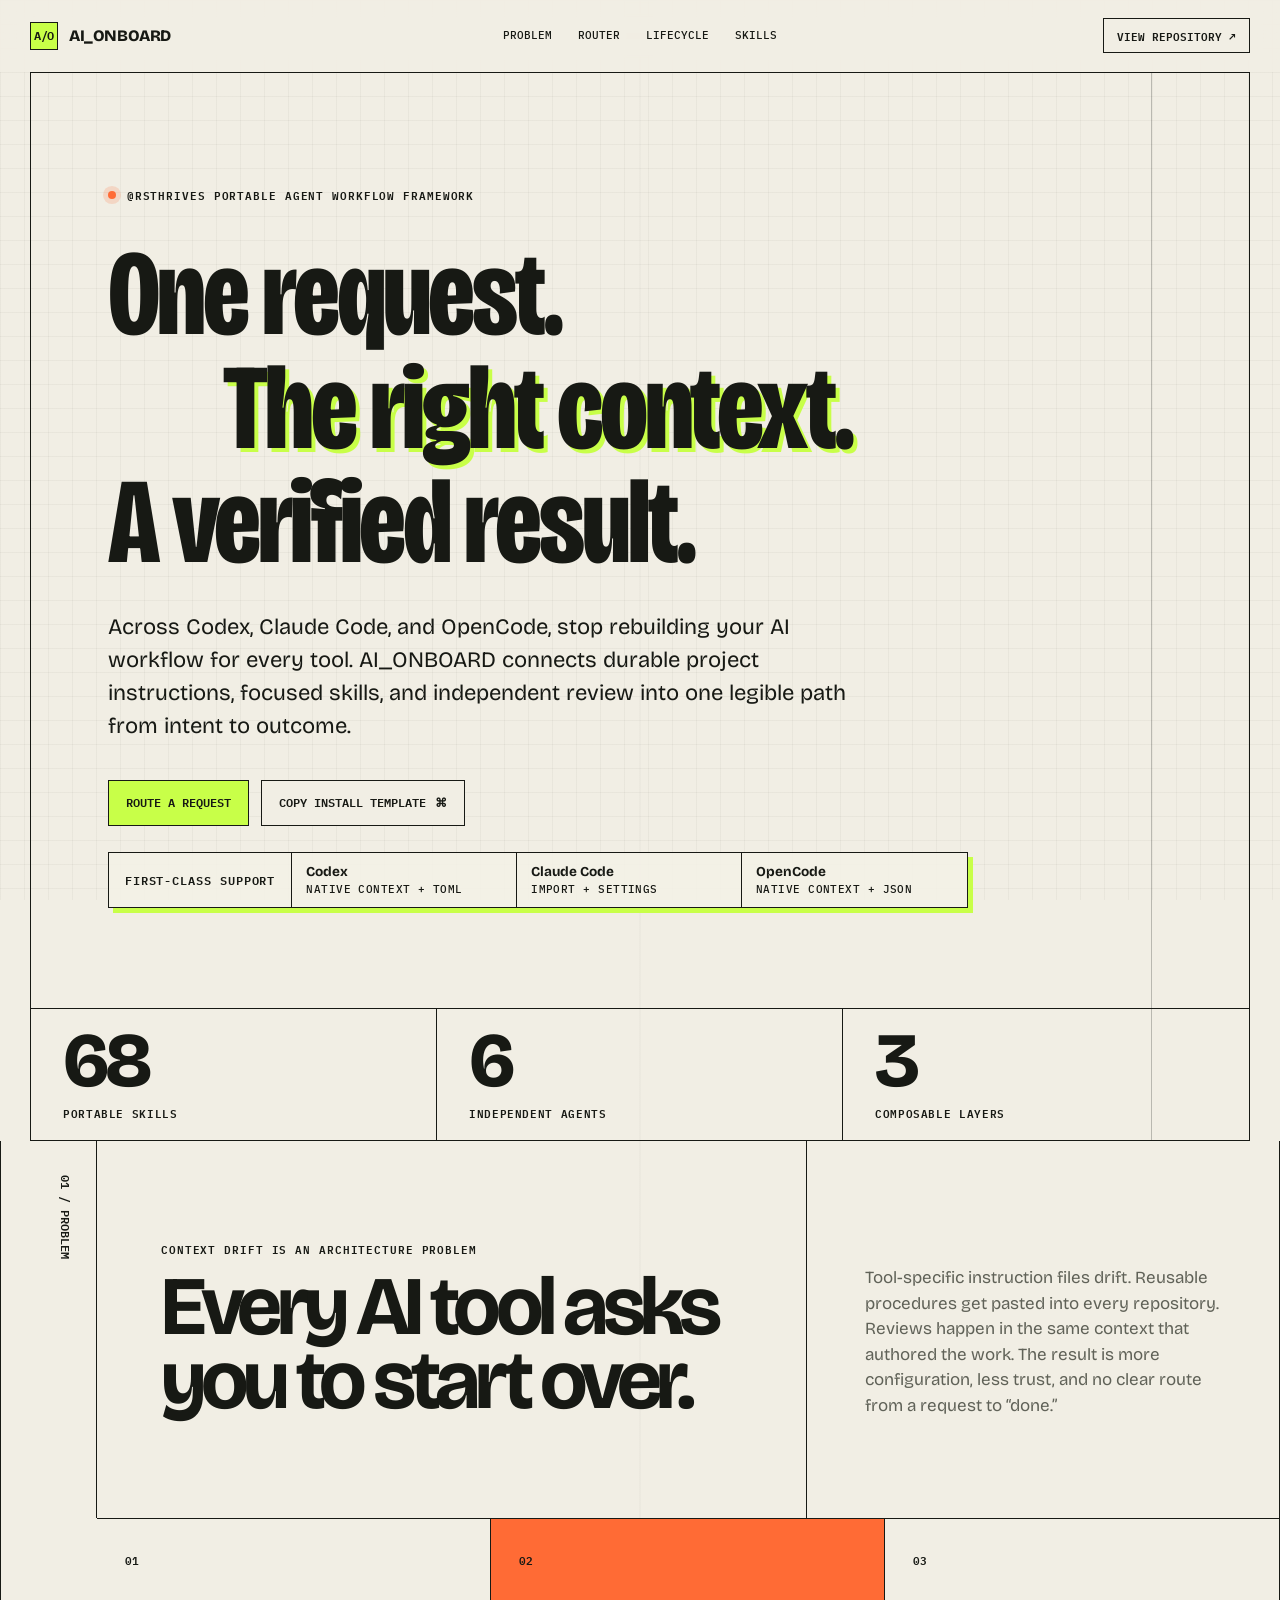
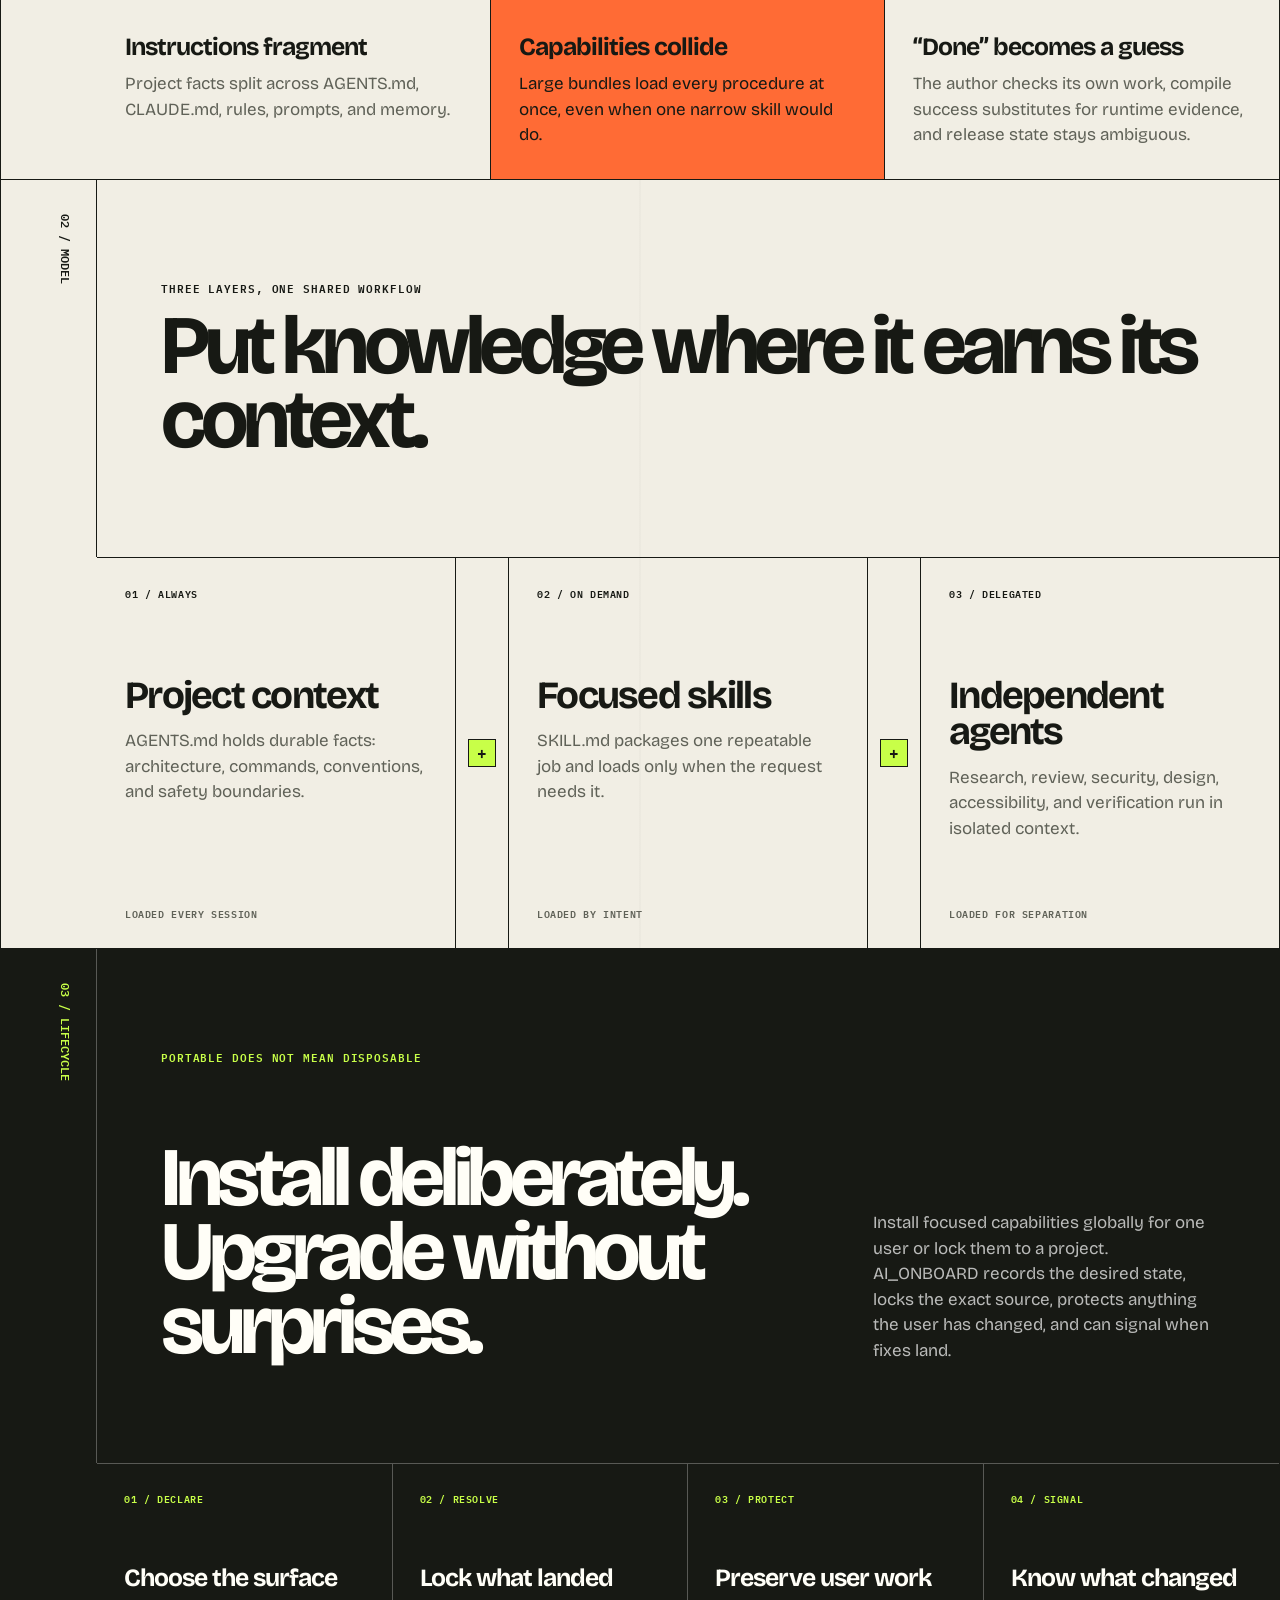
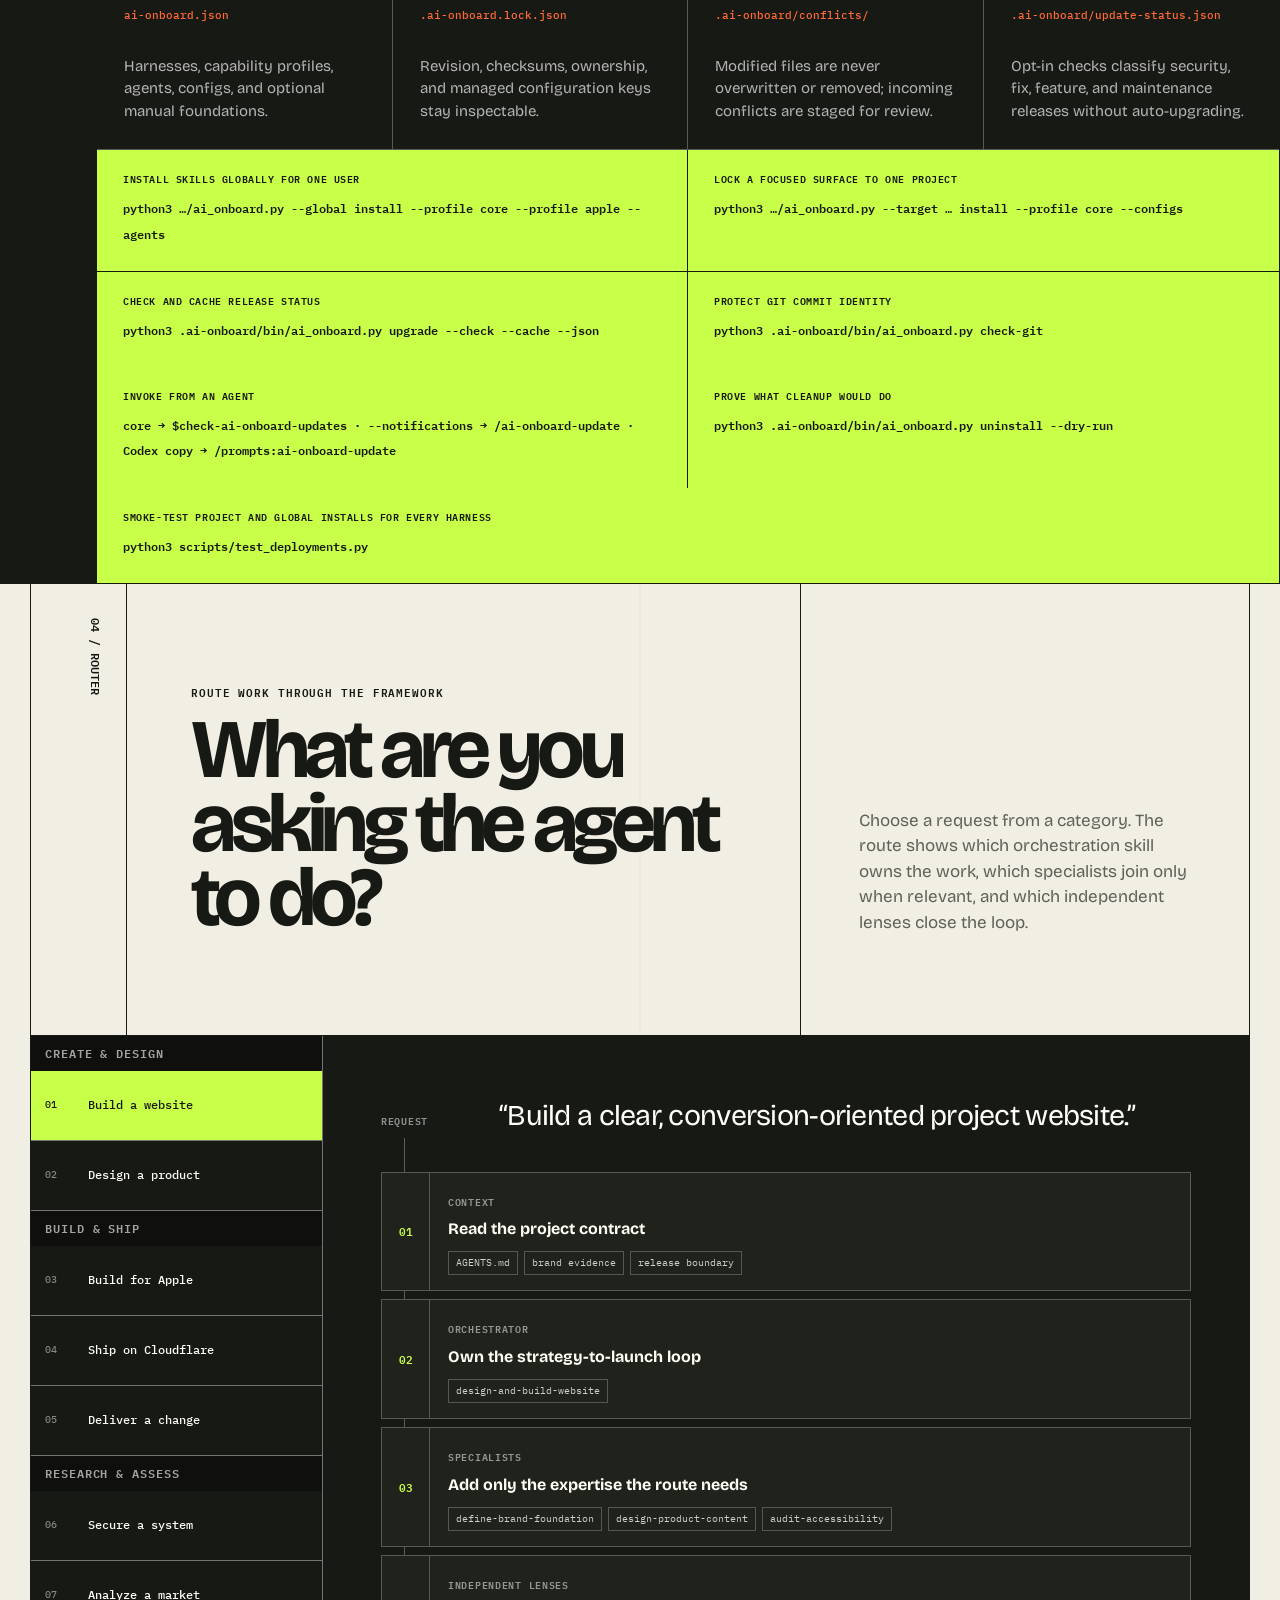
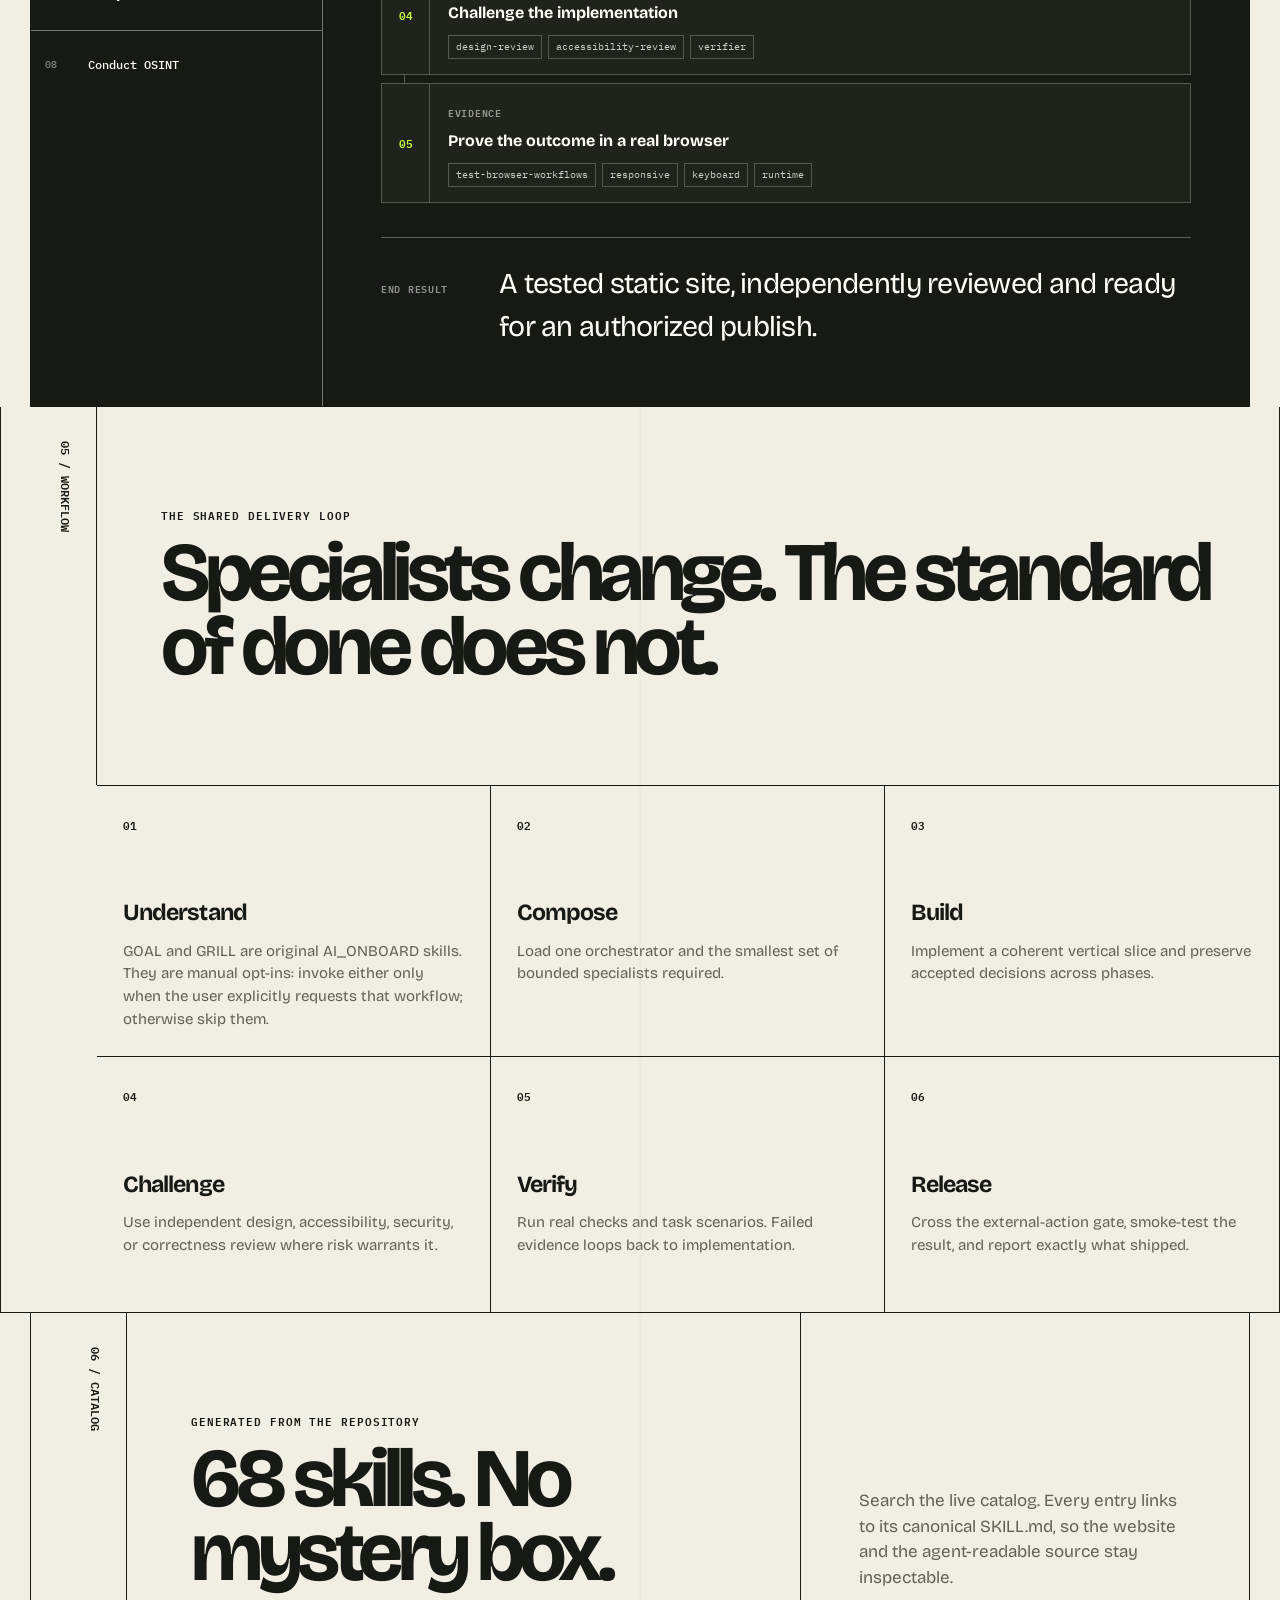
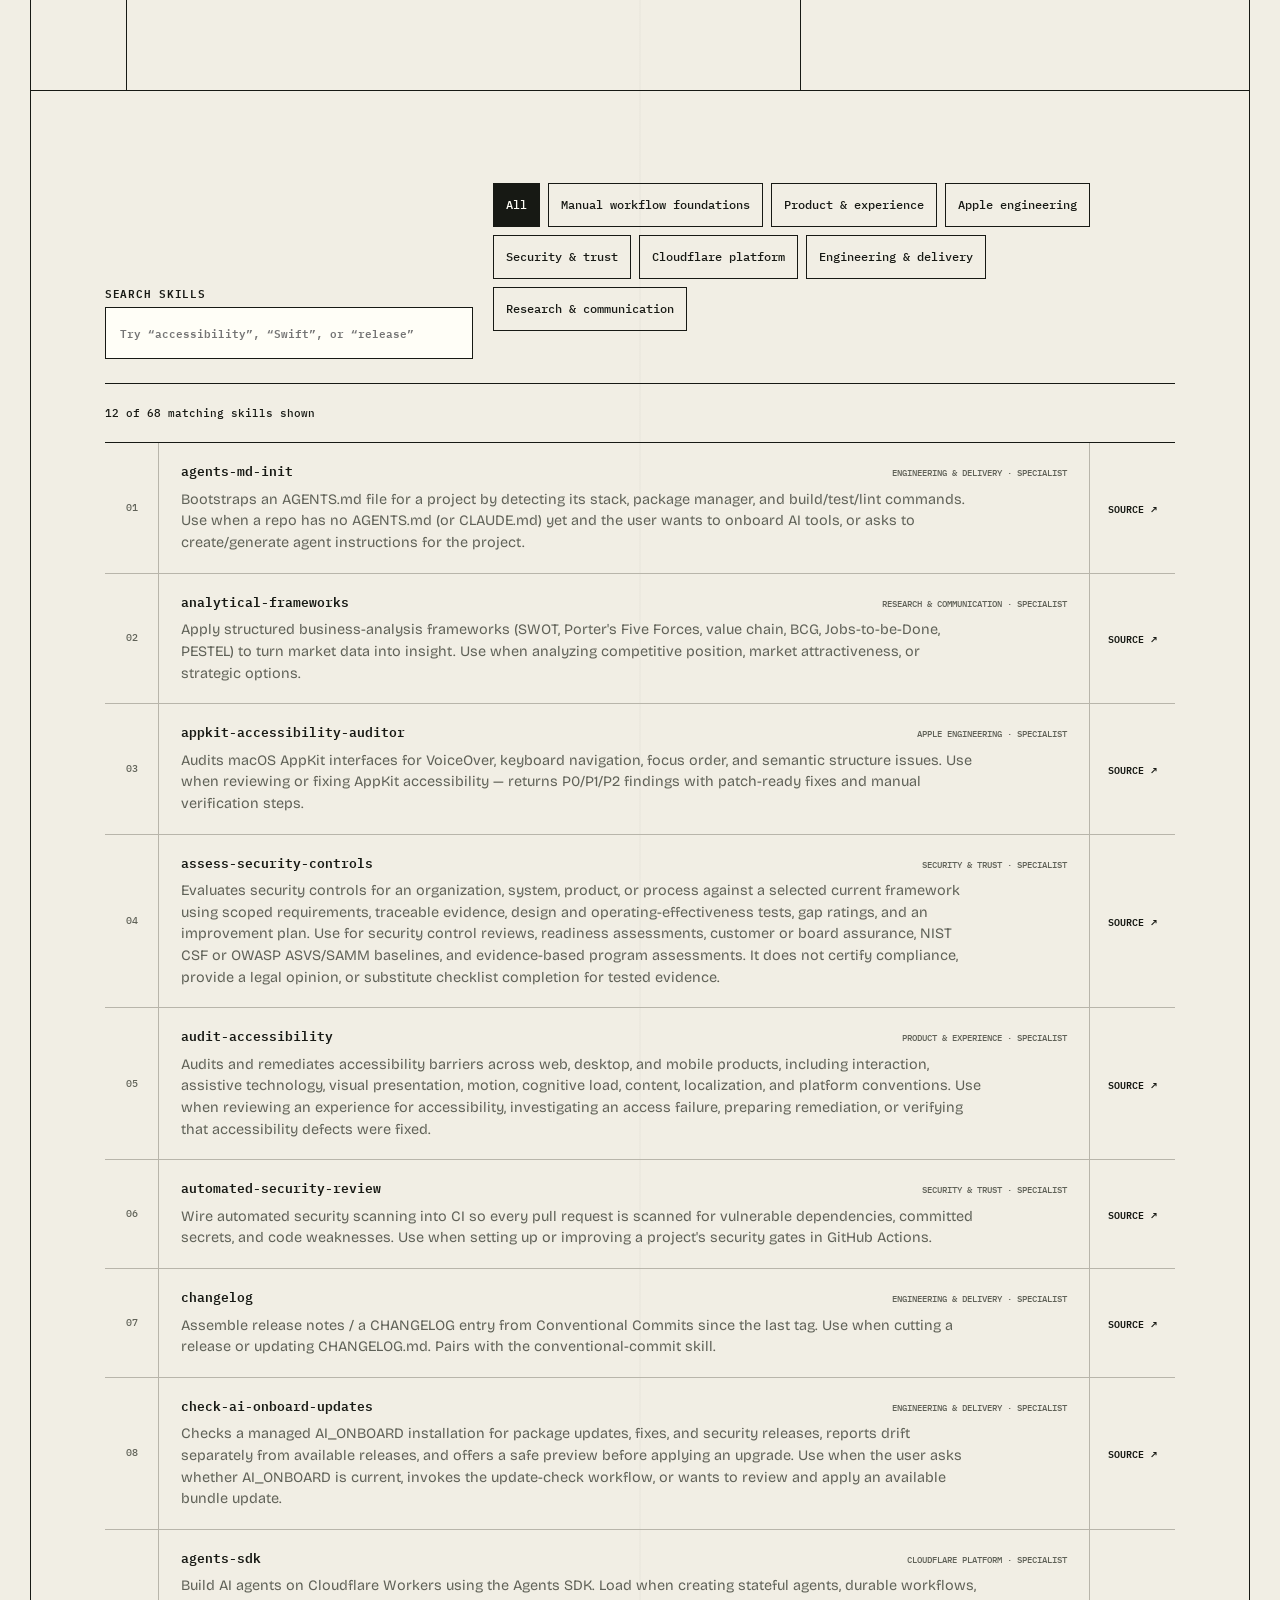
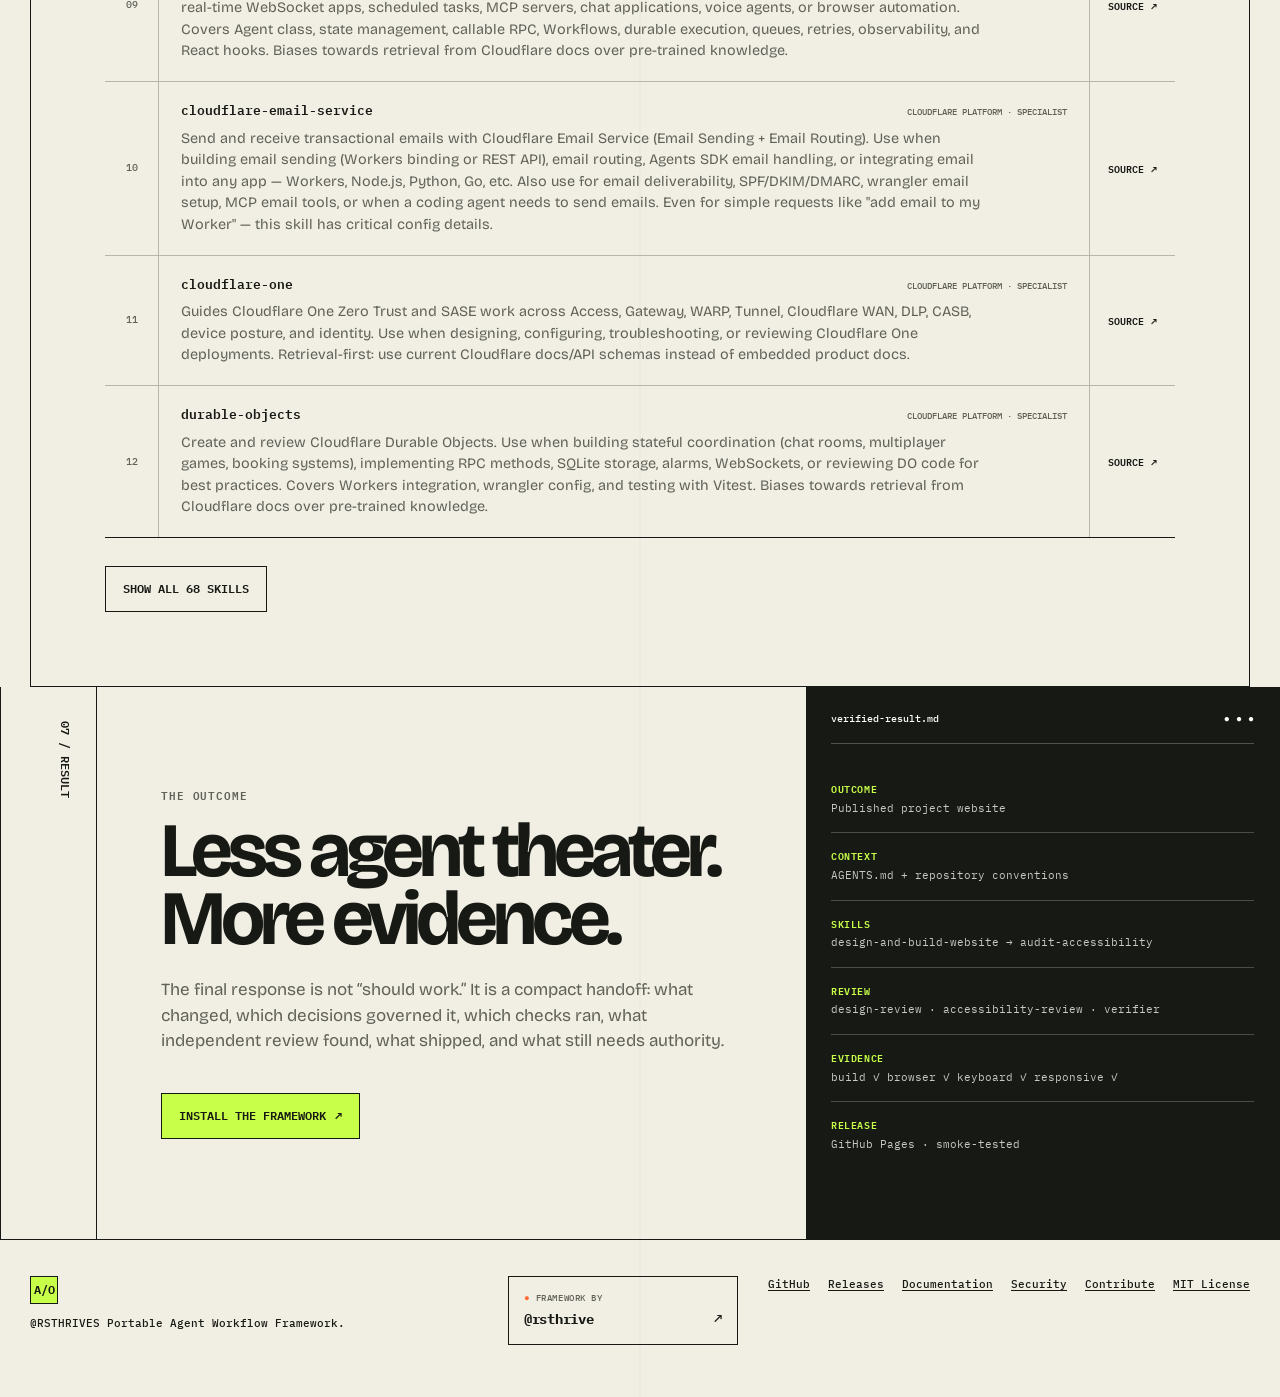
<file: site/index.html>
<!doctype html>
<html lang="en">
  <head>
    <meta charset="utf-8">
    <meta name="viewport" content="width=device-width, initial-scale=1">
    <meta name="theme-color" content="#171914">
    <meta
      name="description"
      content="@RSTHRIVES Portable Agent Workflow Framework connects Codex, Claude Code, and OpenCode to one project context, focused skills, independent review, and verified outcomes."
    >
    <meta property="og:title" content="@RSTHRIVES Portable Agent Workflow Framework">
    <meta
      property="og:description"
      content="Explore how project instructions, portable skills, and independent subagents turn an AI request into a verified result."
    >
    <meta property="og:type" content="website">
    <meta property="og:url" content="https://k95m65.github.io/AI_ONBOARD/">
    <meta property="og:image" content="https://k95m65.github.io/AI_ONBOARD/preview.png">
    <meta property="og:image:width" content="1200">
    <meta property="og:image:height" content="630">
    <meta name="twitter:card" content="summary_large_image">
    <meta name="twitter:creator" content="@rsthrive">
    <link rel="canonical" href="https://k95m65.github.io/AI_ONBOARD/">
    <link rel="icon" href="favicon.svg" type="image/svg+xml">
    <link rel="preconnect" href="https://fonts.googleapis.com">
    <link rel="preconnect" href="https://fonts.gstatic.com" crossorigin>
    <link
      href="https://fonts.googleapis.com/css2?family=Bricolage+Grotesque:opsz,wdth,wght@12..96,75..100,400..800&family=IBM+Plex+Mono:wght@400;500;600&display=swap"
      rel="stylesheet"
    >
    <link rel="stylesheet" href="styles.css?v=20260718-9">
    <script src="app.js?v=20260718-9" defer></script>
    <title>@RSTHRIVES Portable Agent Workflow Framework — AI_ONBOARD</title>
  </head>
  <body>
    <a class="skip-link" href="#main">Skip to content</a>

    <header class="site-header" data-header>
      <a class="wordmark" href="#top" aria-label="AI_ONBOARD home">
        <span class="wordmark-mark" aria-hidden="true">A/O</span>
        <span>AI_ONBOARD</span>
      </a>
      <nav aria-label="Primary navigation">
        <a href="#problem">Problem</a>
        <a href="#router">Router</a>
        <a href="#lifecycle">Lifecycle</a>
        <a href="#catalog">Skills</a>
      </nav>
      <a
        class="header-action"
        href="https://github.com/K95M65/AI_ONBOARD"
        data-repo-link
      >View repository <span aria-hidden="true">↗</span></a>
    </header>

    <main id="main">
      <section class="hero" id="top" aria-labelledby="hero-title">
        <div class="hero-grid" aria-hidden="true"></div>
        <div class="hero-kicker">
          <span class="status-light"></span>
          @RSTHRIVES Portable Agent Workflow Framework
        </div>
        <h1 id="hero-title">
          <span class="hero-line">One request.</span>
          <span class="hero-line hero-line-accent">The right context.</span>
          <span class="hero-line">A verified result.</span>
        </h1>
        <p class="hero-lede">
          Across Codex, Claude Code, and OpenCode, stop rebuilding your AI workflow for every tool.
          AI_ONBOARD connects durable project instructions, focused skills, and independent review into one
          legible path from intent to outcome.
        </p>
        <div class="hero-actions">
          <a class="button button-primary" href="#router">Route a request</a>
          <button class="button button-secondary copy-button" type="button" data-copy-command>
            <span>Copy install template</span>
            <span aria-hidden="true">⌘</span>
          </button>
        </div>
        <section class="harness-support" aria-labelledby="harness-support-title">
          <h2 class="harness-support-label" id="harness-support-title">First-class support</h2>
          <ul>
            <li><strong translate="no">Codex</strong><span>native context + TOML</span></li>
            <li><strong translate="no">Claude Code</strong><span>import + settings</span></li>
            <li><strong translate="no">OpenCode</strong><span>native context + JSON</span></li>
          </ul>
        </section>
        <dl class="system-counts" aria-label="Repository inventory">
          <div>
            <dt data-count="skills">68</dt>
            <dd>portable skills</dd>
          </div>
          <div>
            <dt data-count="agents">6</dt>
            <dd>independent agents</dd>
          </div>
          <div>
            <dt data-count="mechanisms">3</dt>
            <dd>composable layers</dd>
          </div>
        </dl>
      </section>

      <section class="problem-section section-shell" id="problem" aria-labelledby="problem-title">
        <div class="section-index" aria-hidden="true">01 / PROBLEM</div>
        <div class="problem-heading">
          <p class="eyebrow">Context drift is an architecture problem</p>
          <h2 id="problem-title">Every AI tool asks you to start over.</h2>
        </div>
        <div class="problem-copy">
          <p>
            Tool-specific instruction files drift. Reusable procedures get pasted into every repository.
            Reviews happen in the same context that authored the work. The result is more configuration,
            less trust, and no clear route from a request to “done.”
          </p>
        </div>
        <ol class="failure-sequence">
          <li>
            <span class="failure-number">01</span>
            <div>
              <h3>Instructions fragment</h3>
              <p>Project facts split across AGENTS.md, CLAUDE.md, rules, prompts, and memory.</p>
            </div>
          </li>
          <li>
            <span class="failure-number">02</span>
            <div>
              <h3>Capabilities collide</h3>
              <p>Large bundles load every procedure at once, even when one narrow skill would do.</p>
            </div>
          </li>
          <li>
            <span class="failure-number">03</span>
            <div>
              <h3>“Done” becomes a guess</h3>
              <p>The author checks its own work, compile success substitutes for runtime evidence, and release state stays ambiguous.</p>
            </div>
          </li>
        </ol>
      </section>

      <section class="mechanism-section section-shell" aria-labelledby="mechanism-title">
        <div class="section-index" aria-hidden="true">02 / MODEL</div>
        <div class="mechanism-heading">
          <p class="eyebrow">Three layers, one shared workflow</p>
          <h2 id="mechanism-title">Put knowledge where it earns its context.</h2>
        </div>
        <div class="mechanism-diagram">
          <article class="mechanism mechanism-context">
            <span class="mechanism-code">01 / ALWAYS</span>
            <h3>Project context</h3>
            <p>AGENTS.md holds durable facts: architecture, commands, conventions, and safety boundaries.</p>
            <span class="mechanism-load">Loaded every session</span>
          </article>
          <div class="mechanism-connector" aria-hidden="true"><span>+</span></div>
          <article class="mechanism mechanism-skill">
            <span class="mechanism-code">02 / ON DEMAND</span>
            <h3>Focused skills</h3>
            <p>SKILL.md packages one repeatable job and loads only when the request needs it.</p>
            <span class="mechanism-load">Loaded by intent</span>
          </article>
          <div class="mechanism-connector" aria-hidden="true"><span>+</span></div>
          <article class="mechanism mechanism-agent">
            <span class="mechanism-code">03 / DELEGATED</span>
            <h3>Independent agents</h3>
            <p>Research, review, security, design, accessibility, and verification run in isolated context.</p>
            <span class="mechanism-load">Loaded for separation</span>
          </article>
        </div>
      </section>

      <section class="lifecycle-section section-shell" id="lifecycle" aria-labelledby="lifecycle-title">
        <div class="section-index" aria-hidden="true">03 / LIFECYCLE</div>
        <div class="lifecycle-heading">
          <p class="eyebrow">Portable does not mean disposable</p>
          <h2 id="lifecycle-title">Install deliberately.<br> Upgrade without surprises.</h2>
          <p>
            Install focused capabilities globally for one user or lock them to a project. AI_ONBOARD
            records the desired state, locks the exact source, protects anything the user has changed, and
            can signal when fixes land.
          </p>
        </div>
        <ol class="lifecycle-model">
          <li>
            <span>01 / DECLARE</span>
            <h3>Choose the surface</h3>
            <code>ai-onboard.json</code>
            <p>Harnesses, capability profiles, agents, configs, and optional manual foundations.</p>
          </li>
          <li>
            <span>02 / RESOLVE</span>
            <h3>Lock what landed</h3>
            <code>.ai-onboard.lock.json</code>
            <p>Revision, checksums, ownership, and managed configuration keys stay inspectable.</p>
          </li>
          <li>
            <span>03 / PROTECT</span>
            <h3>Preserve user work</h3>
            <code>.ai-onboard/conflicts/</code>
            <p>Modified files are never overwritten or removed; incoming conflicts are staged for review.</p>
          </li>
          <li>
            <span>04 / SIGNAL</span>
            <h3>Know what changed</h3>
            <code>.ai-onboard/update-status.json</code>
            <p>Opt-in checks classify security, fix, feature, and maintenance releases without auto-upgrading.</p>
          </li>
        </ol>
        <section class="lifecycle-console" aria-labelledby="lifecycle-commands-title">
          <h3 class="visually-hidden" id="lifecycle-commands-title">Example lifecycle commands</h3>
          <div class="lifecycle-command">
            <span>Install skills globally for one user</span>
            <code>python3 …/ai_onboard.py --global install --profile core --profile apple --agents</code>
          </div>
          <div class="lifecycle-command">
            <span>Lock a focused surface to one project</span>
            <code>python3 …/ai_onboard.py --target … install --profile core --configs</code>
          </div>
          <div class="lifecycle-command">
            <span>Check and cache release status</span>
            <code>python3 .ai-onboard/bin/ai_onboard.py upgrade --check --cache --json</code>
          </div>
          <div class="lifecycle-command">
            <span>Protect Git commit identity</span>
            <code>python3 .ai-onboard/bin/ai_onboard.py check-git</code>
          </div>
          <div class="lifecycle-command">
            <span>Invoke from an agent</span>
            <code>core → $check-ai-onboard-updates · --notifications → /ai-onboard-update · Codex copy → /prompts:ai-onboard-update</code>
          </div>
          <div class="lifecycle-command">
            <span>Prove what cleanup would do</span>
            <code>python3 .ai-onboard/bin/ai_onboard.py uninstall --dry-run</code>
          </div>
          <div class="lifecycle-command">
            <span>Smoke-test project and global installs for every harness</span>
            <code>python3 scripts/test_deployments.py</code>
          </div>
        </section>
      </section>

      <section class="router-section" id="router" aria-labelledby="router-title">
        <div class="router-intro section-shell">
          <div class="section-index" aria-hidden="true">04 / ROUTER</div>
          <div>
            <p class="eyebrow">Route work through the framework</p>
            <h2 id="router-title">What are you asking the agent to do?</h2>
          </div>
          <p>
            Choose a request from a category. The route shows which orchestration skill owns the work,
            which specialists join only when relevant, and which independent lenses close the loop.
          </p>
        </div>

        <div class="router-workbench section-shell">
          <div class="request-options" role="radiogroup" aria-label="Request type">
            <div class="request-group" role="group" aria-labelledby="request-group-create">
              <p class="request-group-label" id="request-group-create">Create &amp; design</p>
              <div class="request-group-options">
                <button type="button" class="request-option is-active" data-route="website" role="radio" aria-checked="true">
                  <span>01</span> Build a website
                </button>
                <button type="button" class="request-option" data-route="product" role="radio" aria-checked="false" tabindex="-1">
                  <span>02</span> Design a product
                </button>
              </div>
            </div>
            <div class="request-group" role="group" aria-labelledby="request-group-build">
              <p class="request-group-label" id="request-group-build">Build &amp; ship</p>
              <div class="request-group-options">
                <button type="button" class="request-option" data-route="apple" role="radio" aria-checked="false" tabindex="-1">
                  <span>03</span> Build for Apple
                </button>
                <button type="button" class="request-option" data-route="cloudflare" role="radio" aria-checked="false" tabindex="-1">
                  <span>04</span> Ship on Cloudflare
                </button>
                <button type="button" class="request-option" data-route="delivery" role="radio" aria-checked="false" tabindex="-1">
                  <span>05</span> Deliver a change
                </button>
              </div>
            </div>
            <div class="request-group" role="group" aria-labelledby="request-group-research">
              <p class="request-group-label" id="request-group-research">Research &amp; assess</p>
              <div class="request-group-options">
                <button type="button" class="request-option" data-route="security" role="radio" aria-checked="false" tabindex="-1">
                  <span>06</span> Secure a system
                </button>
                <button type="button" class="request-option" data-route="analysis" role="radio" aria-checked="false" tabindex="-1">
                  <span>07</span> Analyze a market
                </button>
                <button type="button" class="request-option" data-route="osint" role="radio" aria-checked="false" tabindex="-1">
                  <span>08</span> Conduct OSINT
                </button>
              </div>
            </div>
          </div>

          <p class="visually-hidden" data-route-status aria-live="polite"></p>
          <div class="route-display">
            <div class="route-request">
              <span class="route-label">Request</span>
              <p data-route-request>“Build a clear, conversion-oriented project website.”</p>
            </div>
            <div class="route-line" aria-hidden="true"></div>
            <ol class="route-stages" data-route-stages>
              <li>
                <span class="route-stage-index">01</span>
                <div>
                  <span class="route-label">Context</span>
                  <h3>Read the project contract</h3>
                  <div class="route-chips">
                    <span>AGENTS.md</span><span>brand evidence</span><span>release boundary</span>
                  </div>
                </div>
              </li>
              <li>
                <span class="route-stage-index">02</span>
                <div>
                  <span class="route-label">Orchestrator</span>
                  <h3>Own the strategy-to-launch loop</h3>
                  <div class="route-chips"><span>design-and-build-website</span></div>
                </div>
              </li>
              <li>
                <span class="route-stage-index">03</span>
                <div>
                  <span class="route-label">Specialists</span>
                  <h3>Add only the expertise the route needs</h3>
                  <div class="route-chips">
                    <span>define-brand-foundation</span><span>design-product-content</span><span>audit-accessibility</span>
                  </div>
                </div>
              </li>
              <li>
                <span class="route-stage-index">04</span>
                <div>
                  <span class="route-label">Independent lenses</span>
                  <h3>Challenge the implementation</h3>
                  <div class="route-chips">
                    <span>design-review</span><span>accessibility-review</span><span>verifier</span>
                  </div>
                </div>
              </li>
              <li>
                <span class="route-stage-index">05</span>
                <div>
                  <span class="route-label">Evidence</span>
                  <h3>Prove the outcome in a real browser</h3>
                  <div class="route-chips">
                    <span>test-browser-workflows</span><span>responsive</span><span>keyboard</span><span>runtime</span>
                  </div>
                </div>
              </li>
            </ol>
            <div class="route-result">
              <span class="route-label">End result</span>
              <p data-route-result>A tested static site, independently reviewed and ready for an authorized publish.</p>
            </div>
            <noscript>
              <p class="noscript-message">Interactive route switching requires JavaScript. The default website route is shown above.</p>
            </noscript>
          </div>
        </div>
      </section>

      <section class="workflow-section section-shell" aria-labelledby="workflow-title">
        <div class="section-index" aria-hidden="true">05 / WORKFLOW</div>
        <div class="workflow-heading">
          <p class="eyebrow">The shared delivery loop</p>
          <h2 id="workflow-title">Specialists change. The standard of done does not.</h2>
        </div>
        <div class="workflow-track">
          <article>
            <span>01</span>
            <h3>Understand</h3>
            <p>GOAL and GRILL are original AI_ONBOARD skills. They are manual opt-ins: invoke either only when the user explicitly requests that workflow; otherwise skip them.</p>
          </article>
          <article>
            <span>02</span>
            <h3>Compose</h3>
            <p>Load one orchestrator and the smallest set of bounded specialists required.</p>
          </article>
          <article>
            <span>03</span>
            <h3>Build</h3>
            <p>Implement a coherent vertical slice and preserve accepted decisions across phases.</p>
          </article>
          <article>
            <span>04</span>
            <h3>Challenge</h3>
            <p>Use independent design, accessibility, security, or correctness review where risk warrants it.</p>
          </article>
          <article>
            <span>05</span>
            <h3>Verify</h3>
            <p>Run real checks and task scenarios. Failed evidence loops back to implementation.</p>
          </article>
          <article>
            <span>06</span>
            <h3>Release</h3>
            <p>Cross the external-action gate, smoke-test the result, and report exactly what shipped.</p>
          </article>
        </div>
      </section>

      <section class="catalog-section" id="catalog" aria-labelledby="catalog-title">
        <div class="catalog-intro section-shell">
          <div class="section-index" aria-hidden="true">06 / CATALOG</div>
          <div>
            <p class="eyebrow">Generated from the repository</p>
            <h2 id="catalog-title"><span data-count="skills">68</span> skills. No mystery box.</h2>
          </div>
          <p>
            Search the live catalog. Every entry links to its canonical SKILL.md, so the website and the
            agent-readable source stay inspectable.
          </p>
        </div>

        <div class="catalog-workbench section-shell">
          <div class="catalog-controls">
            <label class="search-label" for="skill-search">
              <span>Search skills</span>
              <input
                id="skill-search"
                type="search"
                placeholder="Try “accessibility”, “Swift”, or “release”"
                autocomplete="off"
                data-skill-search
              >
            </label>
            <div class="category-filters" role="radiogroup" data-category-filters aria-label="Filter by one capability group"></div>
          </div>

          <div class="catalog-status" aria-live="polite">
            <span data-catalog-count>Loading catalog…</span>
            <button type="button" class="text-button" data-clear-filter hidden>Clear filters</button>
          </div>

          <div class="skill-list" data-skill-list></div>
          <button type="button" class="button catalog-more" data-show-all-skills>
            Show all skills
          </button>
          <noscript>
            <p class="noscript-message">JavaScript is required for catalog search. Browse the canonical catalog in the repository instead.</p>
          </noscript>
        </div>
      </section>

      <section class="result-section section-shell" id="result" aria-labelledby="result-title">
        <div class="section-index" aria-hidden="true">07 / RESULT</div>
        <div class="result-copy">
          <p class="eyebrow">The outcome</p>
          <h2 id="result-title">Less agent theater.<br>More evidence.</h2>
          <p>
            The final response is not “should work.” It is a compact handoff: what changed, which decisions
            governed it, which checks ran, what independent review found, what shipped, and what still needs
            authority.
          </p>
          <a class="button button-primary" href="https://github.com/K95M65/AI_ONBOARD#quickstart">
            Install the framework <span aria-hidden="true">↗</span>
          </a>
        </div>
        <div class="result-terminal" aria-label="Example verified result">
          <div class="terminal-bar">
            <span>verified-result.md</span>
            <span>● ● ●</span>
          </div>
          <dl>
            <div>
              <dt>Outcome</dt>
              <dd>Published project website</dd>
            </div>
            <div>
              <dt>Context</dt>
              <dd>AGENTS.md + repository conventions</dd>
            </div>
            <div>
              <dt>Skills</dt>
              <dd>design-and-build-website → audit-accessibility</dd>
            </div>
            <div>
              <dt>Review</dt>
              <dd>design-review · accessibility-review · verifier</dd>
            </div>
            <div>
              <dt>Evidence</dt>
              <dd>build ✓ browser ✓ keyboard ✓ responsive ✓</dd>
            </div>
            <div>
              <dt>Release</dt>
              <dd>GitHub Pages · smoke-tested</dd>
            </div>
          </dl>
        </div>
      </section>
    </main>

    <footer class="site-footer">
      <div>
        <span class="wordmark-mark" aria-hidden="true">A/O</span>
        <p>@RSTHRIVES Portable Agent Workflow Framework.</p>
      </div>
      <a class="creator-link" href="https://x.com/rsthrive" rel="me">
        <span class="creator-label"><span aria-hidden="true">●</span> Framework by</span>
        <strong>@rsthrive</strong>
        <span class="creator-arrow" aria-hidden="true">↗</span>
      </a>
      <div class="footer-links">
        <a href="https://github.com/K95M65/AI_ONBOARD">GitHub</a>
        <a href="https://github.com/K95M65/AI_ONBOARD/releases">Releases</a>
        <a href="https://github.com/K95M65/AI_ONBOARD/blob/main/README.md">Documentation</a>
        <a href="https://github.com/K95M65/AI_ONBOARD/blob/main/SECURITY.md">Security</a>
        <a href="https://github.com/K95M65/AI_ONBOARD/blob/main/CONTRIBUTING.md">Contribute</a>
        <a href="https://github.com/K95M65/AI_ONBOARD/blob/main/LICENSE">MIT License</a>
      </div>
    </footer>

    <template id="skill-row-template">
      <article class="skill-row">
        <div class="skill-index"></div>
        <div class="skill-main">
          <div class="skill-heading">
            <h3></h3>
            <span class="skill-kind"></span>
          </div>
          <p></p>
        </div>
        <a class="skill-link" href="#" aria-label="">
          <span>Source</span>
          <span aria-hidden="true">↗</span>
        </a>
      </article>
    </template>

    <div class="toast" role="status" aria-live="polite" data-toast hidden>Install template copied</div>
  </body>
</html>
</file>
<file: site/styles.css>
:root {
  color-scheme: light;
  --paper: #f1eee4;
  --paper-deep: #e7e1d4;
  --ink: #171914;
  --muted: #606258;
  --line: #b8b5aa;
  --lime: #c8ff48;
  --orange: #ff6b35;
  --blue: #4f6eff;
  --white: #fffef7;
  --page: min(1220px, calc(100vw - 40px));
  --mono: "IBM Plex Mono", ui-monospace, SFMono-Regular, Menlo, monospace;
  --display: "Bricolage Grotesque", "Arial Narrow", Arial, sans-serif;
}

* {
  box-sizing: border-box;
}

[hidden] {
  display: none !important;
}

html {
  scroll-behavior: smooth;
  scroll-padding-top: 92px;
}

body {
  margin: 0;
  background:
    linear-gradient(90deg, transparent calc(50% - 1px), rgba(23, 25, 20, 0.045) 50%, transparent calc(50% + 1px)),
    var(--paper);
  color: var(--ink);
  font-family: var(--display);
  font-size: 17px;
  line-height: 1.5;
}

body::before {
  position: fixed;
  inset: 0;
  z-index: -1;
  background-image:
    linear-gradient(rgba(23, 25, 20, 0.035) 1px, transparent 1px),
    linear-gradient(90deg, rgba(23, 25, 20, 0.035) 1px, transparent 1px);
  background-size: 24px 24px;
  content: "";
  pointer-events: none;
}

a {
  color: inherit;
  text-decoration-thickness: 1px;
  text-underline-offset: 0.18em;
}

a:hover {
  text-decoration-thickness: 2px;
}

button,
input {
  font: inherit;
}

button,
a {
  -webkit-tap-highlight-color: transparent;
}

:focus-visible {
  outline: 3px solid var(--blue);
  outline-offset: 4px;
}

.visually-hidden {
  position: absolute !important;
  width: 1px !important;
  height: 1px !important;
  padding: 0 !important;
  margin: -1px !important;
  overflow: hidden !important;
  clip: rect(0, 0, 0, 0) !important;
  white-space: nowrap !important;
  border: 0 !important;
}

::selection {
  background: var(--lime);
  color: var(--ink);
}

.skip-link {
  position: fixed;
  top: 10px;
  left: 10px;
  z-index: 100;
  padding: 10px 14px;
  background: var(--ink);
  color: var(--white);
  font: 600 0.78rem/1 var(--mono);
  transform: translateY(-180%);
}

.skip-link:focus {
  transform: translateY(0);
}

.site-header {
  position: sticky;
  top: 0;
  z-index: 20;
  border-bottom: 1px solid transparent;
  background: rgba(241, 238, 228, 0.9);
  backdrop-filter: blur(14px);
  transition: border-color 180ms ease;
}

.site-header.is-scrolled {
  border-color: var(--ink);
}

.header-inner {
  width: var(--page);
  min-height: 72px;
  margin: 0 auto;
  display: grid;
  grid-template-columns: 1fr auto 1fr;
  align-items: center;
  gap: 28px;
}

.wordmark {
  display: inline-flex;
  align-items: center;
  gap: 11px;
  width: max-content;
  font-size: 1rem;
  font-weight: 800;
  letter-spacing: -0.025em;
  text-decoration: none;
}

.wordmark-mark {
  display: grid;
  width: 28px;
  height: 28px;
  place-items: center;
  border: 1px solid var(--ink);
  background: var(--lime);
  font: 600 0.72rem/1 var(--mono);
}

.site-nav {
  display: flex;
  align-items: center;
  gap: 26px;
  font: 500 0.74rem/1 var(--mono);
  text-transform: uppercase;
}

.site-nav a {
  text-decoration: none;
}

.site-nav a:hover {
  box-shadow: inset 0 -7px 0 var(--lime);
}

.header-action {
  justify-self: end;
}

.button,
.button:visited {
  display: inline-flex;
  min-height: 46px;
  align-items: center;
  justify-content: center;
  gap: 9px;
  padding: 11px 17px;
  border: 1px solid var(--ink);
  background: transparent;
  color: var(--ink);
  font: 600 0.75rem/1.1 var(--mono);
  text-decoration: none;
  text-transform: uppercase;
  cursor: pointer;
  transition: transform 140ms ease, box-shadow 140ms ease, background 140ms ease;
}

.button:hover {
  box-shadow: 5px 5px 0 var(--ink);
  transform: translate(-2px, -2px);
}

.button-primary {
  background: var(--lime);
}

.button-dark {
  border-color: var(--white);
  background: var(--white);
  color: var(--ink);
}

.button-small {
  min-height: 38px;
  padding: 8px 12px;
  font-size: 0.68rem;
}

main {
  overflow: clip;
}

.page-section,
.hero {
  width: var(--page);
  margin: 0 auto;
}

.hero {
  min-height: calc(100svh - 72px);
  display: grid;
  grid-template-columns: minmax(0, 1.45fr) minmax(290px, 0.55fr);
  align-items: stretch;
  border-right: 1px solid var(--ink);
  border-left: 1px solid var(--ink);
}

.hero-main {
  display: flex;
  min-height: 640px;
  flex-direction: column;
  justify-content: space-between;
  padding: clamp(52px, 8vw, 110px) clamp(24px, 5vw, 72px) 50px;
  border-right: 1px solid var(--ink);
}

.eyebrow,
.section-kicker,
.metric-label,
.micro-label,
.stage-index,
.route-stage-label,
.catalog-meta,
.result-label {
  margin: 0;
  font: 600 0.7rem/1.35 var(--mono);
  letter-spacing: 0.08em;
  text-transform: uppercase;
}

.eyebrow {
  display: flex;
  align-items: center;
  gap: 12px;
}

.signal-dot {
  width: 9px;
  height: 9px;
  border-radius: 50%;
  background: var(--orange);
  box-shadow: 0 0 0 5px rgba(255, 107, 53, 0.18);
}

h1,
h2,
h3,
p {
  overflow-wrap: anywhere;
}

h1 {
  max-width: 900px;
  margin: 30px 0 28px;
  font-size: clamp(3.5rem, 9.5vw, 8.8rem);
  font-stretch: condensed;
  font-weight: 750;
  letter-spacing: -0.04em;
  line-height: 0.88;
}

.hero-line {
  display: block;
  text-shadow: none;
}

.hero-line-accent {
  margin-left: clamp(22px, 9vw, 130px);
  color: var(--ink);
  letter-spacing: -0.025em;
  text-shadow: 4px 4px 0 var(--lime);
}

.hero-deck {
  max-width: 690px;
  margin: 0;
  font-size: clamp(1.08rem, 2vw, 1.42rem);
  line-height: 1.42;
}

.hero-actions {
  display: flex;
  flex-wrap: wrap;
  gap: 12px;
  margin-top: 38px;
}

.hero-rail {
  display: grid;
  grid-template-rows: auto 1fr auto;
  min-width: 0;
}

.rail-heading {
  padding: 22px;
  border-bottom: 1px solid var(--ink);
  font: 600 0.68rem/1.4 var(--mono);
  letter-spacing: 0.1em;
  text-transform: uppercase;
}

.metric-stack {
  display: grid;
  grid-template-rows: repeat(3, 1fr);
}

.metric {
  display: flex;
  min-height: 125px;
  flex-direction: column;
  justify-content: space-between;
  padding: 24px 22px;
  border-bottom: 1px solid var(--ink);
}

.metric-value {
  font-size: clamp(3rem, 7vw, 5.2rem);
  font-weight: 700;
  letter-spacing: -0.07em;
  line-height: 0.85;
}

.rail-note {
  padding: 24px 22px;
  background: var(--ink);
  color: var(--white);
  font: 400 0.78rem/1.7 var(--mono);
}

.section-shell {
  display: grid;
  grid-template-columns: 96px minmax(0, 1fr);
  border-right: 1px solid var(--ink);
  border-bottom: 1px solid var(--ink);
  border-left: 1px solid var(--ink);
}

.section-index {
  padding: 34px 24px;
  border-right: 1px solid var(--ink);
  font: 600 0.75rem/1 var(--mono);
  writing-mode: vertical-rl;
}

.section-content {
  min-width: 0;
  padding: clamp(48px, 8vw, 104px) clamp(24px, 6vw, 78px);
}

.section-heading {
  display: grid;
  grid-template-columns: minmax(0, 1.25fr) minmax(260px, 0.75fr);
  align-items: end;
  gap: clamp(30px, 7vw, 100px);
  margin-bottom: clamp(48px, 7vw, 92px);
}

.section-heading h2 {
  max-width: 780px;
  margin: 13px 0 0;
  font-size: clamp(2.6rem, 6.5vw, 6.5rem);
  font-weight: 700;
  letter-spacing: -0.065em;
  line-height: 0.9;
}

.section-intro {
  max-width: 560px;
  margin: 0;
  color: var(--muted);
  font-size: 1.08rem;
}

.problem-grid {
  display: grid;
  grid-template-columns: repeat(3, 1fr);
  border-top: 1px solid var(--ink);
  border-left: 1px solid var(--ink);
}

.problem-item {
  min-height: 260px;
  padding: 28px;
  border-right: 1px solid var(--ink);
  border-bottom: 1px solid var(--ink);
}

.problem-item:nth-child(2) {
  background: var(--orange);
}

.problem-item h3 {
  margin: 54px 0 12px;
  font-size: 1.55rem;
  letter-spacing: -0.035em;
  line-height: 1.08;
}

.problem-item p {
  margin: 0;
  color: var(--ink);
}

.mechanism-grid {
  display: grid;
  grid-template-columns: repeat(3, 1fr);
  border-top: 1px solid var(--ink);
  border-left: 1px solid var(--ink);
}

.mechanism {
  min-height: 390px;
  padding: 30px;
  border-right: 1px solid var(--ink);
  border-bottom: 1px solid var(--ink);
}

.mechanism-number {
  display: grid;
  width: 44px;
  height: 44px;
  place-items: center;
  border: 1px solid var(--ink);
  font: 600 0.75rem/1 var(--mono);
}

.mechanism h3 {
  margin: 74px 0 16px;
  font-size: clamp(1.8rem, 3vw, 2.8rem);
  letter-spacing: -0.045em;
  line-height: 0.95;
}

.mechanism p {
  margin: 0;
  color: var(--muted);
}

.mechanism code,
.skill-chip {
  font-family: var(--mono);
}

.mechanism:nth-child(1) .mechanism-number {
  background: var(--lime);
}

.mechanism:nth-child(2) .mechanism-number {
  background: var(--orange);
}

.mechanism:nth-child(3) .mechanism-number {
  background: var(--blue);
  color: var(--white);
}

.router-shell {
  border: 1px solid var(--ink);
  background: var(--ink);
  color: var(--white);
}

.router-toolbar {
  display: flex;
  align-items: center;
  justify-content: space-between;
  gap: 20px;
  padding: 18px 20px;
  border-bottom: 1px solid rgba(255, 255, 255, 0.32);
  font: 500 0.67rem/1.4 var(--mono);
  text-transform: uppercase;
}

.router-status {
  display: inline-flex;
  align-items: center;
  gap: 9px;
  color: var(--lime);
}

.router-status::before {
  width: 7px;
  height: 7px;
  border-radius: 50%;
  background: currentColor;
  content: "";
}

.router-grid {
  display: grid;
  grid-template-columns: 310px minmax(0, 1fr);
}

.request-panel {
  padding: 24px;
  border-right: 1px solid rgba(255, 255, 255, 0.32);
}

.request-panel h3 {
  margin: 8px 0 23px;
  font-size: 1.32rem;
  letter-spacing: -0.03em;
}

.request-options {
  display: grid;
  gap: 8px;
}

.request-option {
  width: 100%;
  padding: 14px 15px;
  border: 1px solid rgba(255, 255, 255, 0.3);
  background: transparent;
  color: var(--white);
  font: 500 0.72rem/1.3 var(--mono);
  text-align: left;
  cursor: pointer;
}

.request-option:hover {
  border-color: var(--lime);
}

.request-option[aria-checked="true"] {
  border-color: var(--lime);
  background: var(--lime);
  color: var(--ink);
}

.route-panel {
  min-width: 0;
  padding: clamp(24px, 4vw, 44px);
}

.route-summary {
  display: grid;
  grid-template-columns: minmax(0, 1fr) auto;
  align-items: start;
  gap: 20px;
  margin-bottom: 28px;
}

.route-summary h3 {
  margin: 7px 0 8px;
  font-size: clamp(1.75rem, 4vw, 3.2rem);
  letter-spacing: -0.05em;
  line-height: 0.95;
}

.route-summary p {
  max-width: 680px;
  margin: 0;
  color: rgba(255, 255, 255, 0.72);
}

.route-list {
  position: relative;
  display: grid;
  gap: 10px;
  margin: 0;
  padding: 0;
  list-style: none;
}

.route-list::before {
  position: absolute;
  top: 30px;
  bottom: 30px;
  left: 23px;
  width: 1px;
  background: rgba(255, 255, 255, 0.28);
  content: "";
}

.route-stage {
  position: relative;
  display: grid;
  grid-template-columns: 48px minmax(0, 1fr);
  min-height: 82px;
  align-items: center;
  border: 1px solid rgba(255, 255, 255, 0.25);
  background: #20221c;
}

.route-stage-number {
  position: relative;
  z-index: 1;
  display: grid;
  width: 47px;
  height: 100%;
  place-items: center;
  border-right: 1px solid rgba(255, 255, 255, 0.25);
  background: #20221c;
  color: var(--lime);
  font: 600 0.68rem/1 var(--mono);
}

.route-stage-body {
  padding: 15px 18px;
}

.route-stage-title {
  margin: 3px 0 7px;
  font-size: 1rem;
  font-weight: 650;
}

.route-stage-label {
  color: rgba(255, 255, 255, 0.54);
}

.skill-chip-list {
  display: flex;
  flex-wrap: wrap;
  gap: 6px;
  margin-top: 9px;
}

.skill-chip {
  display: inline-flex;
  padding: 5px 7px;
  border: 1px solid rgba(255, 255, 255, 0.25);
  color: rgba(255, 255, 255, 0.82);
  font-size: 0.64rem;
  line-height: 1.25;
}

.workflow-list {
  counter-reset: workflow;
  margin: 0;
  padding: 0;
  border-top: 1px solid var(--ink);
  list-style: none;
}

.workflow-step {
  counter-increment: workflow;
  display: grid;
  grid-template-columns: 90px minmax(190px, 0.7fr) minmax(0, 1.3fr);
  gap: 30px;
  padding: 30px 0;
  border-bottom: 1px solid var(--ink);
}

.workflow-step::before {
  content: "0" counter(workflow);
  font: 600 0.72rem/1.4 var(--mono);
}

.workflow-step h3 {
  margin: 0;
  font-size: clamp(1.45rem, 3vw, 2.35rem);
  letter-spacing: -0.045em;
  line-height: 1;
}

.workflow-step p {
  max-width: 670px;
  margin: 0;
  color: var(--muted);
}

.catalog-controls {
  display: grid;
  grid-template-columns: minmax(220px, 1fr) auto;
  gap: 20px;
  align-items: end;
  padding-bottom: 24px;
  border-bottom: 1px solid var(--ink);
}

.search-field {
  display: grid;
  gap: 8px;
}

.search-field label {
  font: 600 0.68rem/1.4 var(--mono);
  letter-spacing: 0.08em;
  text-transform: uppercase;
}

.search-field input {
  width: 100%;
  min-height: 52px;
  padding: 12px 14px;
  border: 1px solid var(--ink);
  border-radius: 0;
  background: var(--white);
  color: var(--ink);
}

.catalog-count {
  margin: 0;
  padding-bottom: 13px;
  font: 500 0.72rem/1.4 var(--mono);
}

.category-filters {
  display: flex;
  flex-wrap: wrap;
  gap: 8px;
  padding: 18px 0 28px;
}

.category-filter {
  min-height: 44px;
  padding: 10px 12px;
  border: 1px solid var(--ink);
  background: transparent;
  color: var(--ink);
  font: 500 0.75rem/1.3 var(--mono);
  cursor: pointer;
}

.category-filter:hover,
.category-filter[aria-checked="true"] {
  background: var(--ink);
  color: var(--white);
}

.catalog-list {
  margin: 0;
  padding: 0;
  border-top: 1px solid var(--ink);
  list-style: none;
}

.catalog-item {
  display: grid;
  grid-template-columns: minmax(180px, 0.72fr) minmax(0, 1.28fr) auto;
  gap: 28px;
  align-items: start;
  padding: 22px 0;
  border-bottom: 1px solid var(--line);
}

.catalog-item h3 {
  margin: 0;
  font: 600 0.86rem/1.45 var(--mono);
}

.catalog-item p {
  margin: 0;
  color: var(--muted);
  font-size: 0.95rem;
}

.catalog-link {
  display: inline-flex;
  padding: 6px;
  font: 600 0.68rem/1 var(--mono);
  text-decoration: none;
}

.catalog-empty {
  padding: 36px 0;
  color: var(--muted);
  font-family: var(--mono);
}

.result-panel {
  display: grid;
  grid-template-columns: minmax(0, 1.2fr) minmax(300px, 0.8fr);
  border: 1px solid var(--ink);
}

.result-copy {
  padding: clamp(34px, 6vw, 72px);
  border-right: 1px solid var(--ink);
}

.result-copy h2 {
  max-width: 700px;
  margin: 16px 0 24px;
  font-size: clamp(2.7rem, 6vw, 6.2rem);
  letter-spacing: -0.065em;
  line-height: 0.88;
}

.result-copy > p {
  max-width: 650px;
  color: var(--muted);
}

.result-checks {
  display: grid;
  grid-template-columns: repeat(2, 1fr);
  gap: 12px 24px;
  margin: 34px 0 0;
  padding: 0;
  list-style: none;
}

.result-checks li {
  display: flex;
  gap: 10px;
  align-items: flex-start;
  font: 500 0.72rem/1.45 var(--mono);
}

.result-checks li::before {
  color: var(--blue);
  content: "✓";
  font-weight: 700;
}

.terminal {
  min-width: 0;
  padding: 24px;
  background: var(--ink);
  color: var(--white);
}

.terminal-bar {
  display: flex;
  align-items: center;
  justify-content: space-between;
  gap: 14px;
  padding-bottom: 18px;
  border-bottom: 1px solid rgba(255, 255, 255, 0.25);
}

.terminal-dots {
  display: flex;
  gap: 6px;
}

.terminal-dots span {
  width: 8px;
  height: 8px;
  border-radius: 50%;
  background: var(--orange);
}

.terminal-dots span:nth-child(2) {
  background: var(--lime);
}

.terminal-dots span:nth-child(3) {
  background: var(--blue);
}

.terminal pre {
  margin: 30px 0;
  white-space: pre-wrap;
  color: var(--lime);
  font: 400 0.73rem/1.7 var(--mono);
}

.site-footer {
  width: var(--page);
  margin: 0 auto;
  display: grid;
  grid-template-columns: minmax(240px, 1fr) auto auto;
  align-items: start;
  gap: 30px;
  padding: 36px 0 52px;
  font: 500 0.68rem/1.6 var(--mono);
}

.creator-link {
  position: relative;
  display: grid;
  grid-template-columns: 1fr auto;
  min-width: 230px;
  padding: 13px 15px 14px;
  overflow: hidden;
  border: 1px solid var(--ink);
  text-decoration: none;
  transition: background-color 160ms ease, color 160ms ease;
}

.creator-link::before {
  position: absolute;
  inset: auto 0 0;
  height: 4px;
  background: var(--lime);
  content: "";
  transform: scaleX(0);
  transform-origin: left;
  transition: transform 160ms ease;
}

.creator-link:hover,
.creator-link:focus-visible {
  background: var(--ink);
  color: var(--white);
}

.creator-link:hover::before,
.creator-link:focus-visible::before {
  transform: scaleX(1);
}

.creator-label {
  grid-column: 1 / -1;
  color: var(--muted);
  font-size: 0.59rem;
  letter-spacing: 0.06em;
  text-transform: uppercase;
}

.creator-label span {
  color: var(--orange);
}

.creator-link strong {
  margin-top: 3px;
  font-size: 0.86rem;
  letter-spacing: -0.02em;
}

.creator-arrow {
  align-self: end;
  font-size: 0.9rem;
}

.creator-link:hover .creator-label,
.creator-link:focus-visible .creator-label {
  color: var(--paper-deep);
}

.footer-links {
  display: flex;
  flex-wrap: wrap;
  justify-content: flex-end;
  gap: 18px;
}

.toast {
  position: fixed;
  right: 20px;
  bottom: 20px;
  z-index: 50;
  max-width: calc(100vw - 40px);
  padding: 13px 16px;
  border: 1px solid var(--ink);
  background: var(--lime);
  color: var(--ink);
  font: 600 0.72rem/1.35 var(--mono);
  box-shadow: 5px 5px 0 var(--ink);
}

.not-found-page {
  min-height: 100svh;
  display: grid;
  place-items: center;
  padding: 20px;
}

.not-found {
  width: min(900px, 100%);
  padding: clamp(30px, 8vw, 86px);
  border: 1px solid var(--ink);
  background: var(--paper);
}

.not-found .eyebrow {
  margin-top: 55px;
}

.not-found h1 {
  max-width: 760px;
  margin: 18px 0 26px;
  font-size: clamp(3rem, 10vw, 7.5rem);
}

.not-found > p:not(.eyebrow) {
  max-width: 520px;
  color: var(--muted);
}

.not-found .button {
  margin-top: 24px;
}

.reveal-ready [data-reveal] {
  opacity: 0;
  transform: translateY(18px);
  transition: opacity 500ms ease, transform 500ms ease;
}

.reveal-ready [data-reveal].is-visible {
  opacity: 1;
  transform: none;
}

@media (max-width: 920px) {
  :root {
    --page: min(100% - 28px, 820px);
  }

  .header-inner {
    grid-template-columns: 1fr auto;
  }

  .site-nav {
    display: none;
  }

  .hero {
    grid-template-columns: 1fr;
    min-height: 0;
  }

  .hero-main {
    min-height: 590px;
    border-right: 0;
    border-bottom: 1px solid var(--ink);
  }

  .hero-rail {
    grid-template-columns: 1fr 2fr;
    grid-template-rows: auto auto;
  }

  .rail-heading {
    grid-column: 1 / -1;
  }

  .rail-note {
    display: flex;
    align-items: center;
  }

  .metric {
    min-height: 105px;
  }

  .section-heading {
    grid-template-columns: 1fr;
  }

  .problem-grid,
  .mechanism-grid {
    grid-template-columns: 1fr;
  }

  .problem-item,
  .mechanism {
    min-height: 0;
  }

  .mechanism h3 {
    margin-top: 42px;
  }

  .router-grid {
    grid-template-columns: 1fr;
  }

  .request-panel {
    border-right: 0;
    border-bottom: 1px solid rgba(255, 255, 255, 0.32);
  }

  .request-options {
    grid-template-columns: repeat(2, 1fr);
  }

  .result-panel {
    grid-template-columns: 1fr;
  }

  .result-copy {
    border-right: 0;
    border-bottom: 1px solid var(--ink);
  }
}

@media (max-width: 680px) {
  :root {
    --page: calc(100% - 20px);
  }

  body {
    font-size: 16px;
  }

  .header-inner {
    min-height: 64px;
  }

  .header-action {
    padding: 9px 11px;
  }

  .hero-main {
    min-height: 540px;
    padding-right: 20px;
    padding-left: 20px;
  }

  h1 {
    font-size: clamp(3.2rem, 18vw, 5.4rem);
  }

  .hero-line-accent {
    margin-left: 0;
  }

  .hero-rail {
    grid-template-columns: 1fr;
  }

  .metric-stack {
    grid-template-columns: repeat(3, 1fr);
    grid-template-rows: auto;
  }

  .metric {
    min-height: 105px;
    padding: 17px 13px;
    border-right: 1px solid var(--ink);
  }

  .metric:last-child {
    border-right: 0;
  }

  .metric-value {
    font-size: clamp(2.2rem, 12vw, 3.5rem);
  }

  .metric-label {
    font-size: 0.57rem;
  }

  .section-shell {
    grid-template-columns: 44px minmax(0, 1fr);
  }

  .section-index {
    padding: 24px 14px;
  }

  .section-content {
    padding-right: 20px;
    padding-left: 20px;
  }

  .section-heading h2 {
    font-size: clamp(2.5rem, 14vw, 4.5rem);
  }

  .router-toolbar {
    align-items: flex-start;
    flex-direction: column;
  }

  .request-options {
    grid-template-columns: 1fr;
  }

  .route-summary {
    grid-template-columns: 1fr;
  }

  .workflow-step {
    grid-template-columns: 44px minmax(0, 1fr);
    gap: 14px;
  }

  .workflow-step p {
    grid-column: 2;
  }

  .catalog-controls {
    grid-template-columns: 1fr;
  }

  .catalog-count {
    padding: 0;
  }

  .catalog-item {
    grid-template-columns: 1fr auto;
    gap: 10px 16px;
  }

  .catalog-item p {
    grid-column: 1 / -1;
  }

  .result-checks {
    grid-template-columns: 1fr;
  }

  .site-footer {
    grid-template-columns: 1fr;
  }

  .creator-link {
    width: min(100%, 320px);
  }

  .footer-links {
    justify-content: flex-start;
  }
}

@media (prefers-reduced-motion: reduce) {
  *,
  *::before,
  *::after {
    scroll-behavior: auto !important;
    transition-duration: 0.01ms !important;
    animation-duration: 0.01ms !important;
    animation-iteration-count: 1 !important;
  }

  .reveal-ready [data-reveal] {
    opacity: 1;
    transform: none;
  }
}

@media (prefers-contrast: more) {
  :root {
    --muted: #34362f;
    --line: #676a60;
  }
}

/* Page-specific composition */

.site-header {
  width: 100%;
  min-height: 72px;
  display: grid;
  grid-template-columns: 1fr auto 1fr;
  align-items: center;
  gap: 28px;
  padding-right: max(20px, calc((100vw - min(1220px, calc(100vw - 40px))) / 2));
  padding-left: max(20px, calc((100vw - min(1220px, calc(100vw - 40px))) / 2));
}

.site-header nav {
  display: flex;
  align-items: center;
  gap: 26px;
  font: 500 0.7rem/1 var(--mono);
  text-transform: uppercase;
}

.site-header nav a,
.header-action {
  text-decoration: none;
}

.site-header nav a {
  min-height: 44px;
  display: flex;
  align-items: center;
}

.site-header nav a:hover {
  box-shadow: inset 0 -7px 0 var(--lime);
}

.header-action {
  justify-self: end;
  padding: 10px 13px;
  border: 1px solid var(--ink);
  font: 600 0.68rem/1.2 var(--mono);
  text-transform: uppercase;
}

.header-action:hover {
  background: var(--ink);
  color: var(--white);
}

.hero {
  position: relative;
  min-height: calc(100svh - 72px);
  display: flex;
  flex-direction: column;
  align-items: flex-start;
  justify-content: center;
  padding: clamp(58px, 9vw, 118px) clamp(22px, 6vw, 78px) 0;
  border: 1px solid var(--ink);
  overflow: hidden;
}

.hero::after {
  position: absolute;
  top: 0;
  right: 8%;
  width: 1px;
  height: 100%;
  background: var(--ink);
  content: "";
  opacity: 0.25;
}

.hero-grid {
  position: absolute;
  inset: 0;
  background:
    linear-gradient(90deg, transparent 49.9%, rgba(23, 25, 20, 0.09) 50%, transparent 50.1%),
    linear-gradient(transparent 49.9%, rgba(23, 25, 20, 0.09) 50%, transparent 50.1%);
  background-size: 210px 210px;
  pointer-events: none;
}

.hero-kicker {
  position: relative;
  z-index: 1;
  display: flex;
  align-items: center;
  gap: 11px;
  font: 600 0.7rem/1.3 var(--mono);
  letter-spacing: 0.08em;
  text-transform: uppercase;
}

.status-light {
  width: 8px;
  height: 8px;
  border-radius: 50%;
  background: var(--orange);
  box-shadow: 0 0 0 5px rgba(255, 107, 53, 0.18);
}

.hero h1 {
  position: relative;
  z-index: 1;
  width: 100%;
  max-width: 100%;
  min-width: 0;
  margin: 34px 0 30px;
  letter-spacing: -0.025em;
  line-height: 0.94;
}

.hero-lede {
  position: relative;
  z-index: 1;
  width: 100%;
  min-width: 0;
  max-width: 760px;
  margin: 0;
  font-size: clamp(1.05rem, 2vw, 1.38rem);
}

.harness-support {
  position: relative;
  z-index: 1;
  width: min(100%, 860px);
  display: grid;
  grid-template-columns: auto minmax(0, 1fr);
  align-items: stretch;
  margin-top: 26px;
  border: 1px solid var(--ink);
  background: rgba(244, 241, 231, 0.86);
  box-shadow: 5px 5px 0 var(--lime);
}

.harness-support-label {
  display: flex;
  align-items: center;
  margin: 0;
  padding: 12px 16px;
  border-right: 1px solid var(--ink);
  font: 600 0.72rem/1.3 var(--mono);
  letter-spacing: 0.08em;
  text-transform: uppercase;
}

.harness-support ul {
  display: grid;
  grid-template-columns: repeat(3, minmax(0, 1fr));
  margin: 0;
  padding: 0;
  list-style: none;
}

.harness-support li {
  min-width: 0;
  display: flex;
  flex-direction: column;
  justify-content: center;
  gap: 2px;
  padding: 10px 14px;
  border-right: 1px solid var(--ink);
}

.harness-support li:last-child {
  border-right: 0;
}

.harness-support strong {
  font: 700 0.85rem/1.25 var(--display);
}

.harness-support li span {
  font: 500 0.7rem/1.35 var(--mono);
  letter-spacing: 0.04em;
  text-transform: uppercase;
}

.hero .hero-actions {
  position: relative;
  z-index: 1;
}

.button-secondary {
  background: var(--paper);
}

.system-counts {
  position: relative;
  z-index: 1;
  width: calc(100% + clamp(44px, 12vw, 156px));
  align-self: center;
  display: grid;
  grid-template-columns: repeat(3, 1fr);
  margin: clamp(52px, 8vw, 100px) 0 0;
  border-top: 1px solid var(--ink);
}

.system-counts div {
  min-height: 116px;
  display: flex;
  flex-direction: column;
  justify-content: space-between;
  padding: 20px clamp(14px, 3vw, 32px);
  border-right: 1px solid var(--ink);
}

.system-counts div:last-child {
  border-right: 0;
}

.system-counts dt {
  font-size: clamp(2.7rem, 6vw, 5.4rem);
  font-weight: 750;
  letter-spacing: -0.07em;
  line-height: 0.84;
}

.system-counts dd {
  margin: 12px 0 0;
  font: 600 0.66rem/1.35 var(--mono);
  letter-spacing: 0.06em;
  text-transform: uppercase;
}

.problem-section,
.mechanism-section,
.lifecycle-section,
.workflow-section,
.result-section,
.router-intro,
.router-workbench,
.catalog-intro,
.catalog-workbench {
  grid-template-columns: 96px minmax(0, 1.2fr) minmax(250px, 0.8fr);
}

.problem-heading,
.mechanism-heading,
.workflow-heading {
  padding: clamp(48px, 8vw, 100px) clamp(24px, 5vw, 70px);
}

.problem-heading h2,
.mechanism-heading h2,
.workflow-heading h2,
.router-intro h2,
.catalog-intro h2 {
  margin: 14px 0 0;
  font-size: clamp(2.6rem, 6.5vw, 6.5rem);
  font-weight: 700;
  letter-spacing: -0.065em;
  line-height: 0.89;
}

.problem-copy {
  display: flex;
  align-items: flex-end;
  padding: clamp(48px, 8vw, 100px) clamp(24px, 5vw, 58px);
  border-left: 1px solid var(--ink);
}

.problem-copy p {
  margin: 0;
  color: var(--muted);
}

.failure-sequence {
  grid-column: 2 / -1;
  display: grid;
  grid-template-columns: repeat(3, 1fr);
  margin: 0;
  padding: 0;
  border-top: 1px solid var(--ink);
  list-style: none;
}

.failure-sequence li {
  min-height: 260px;
  padding: 28px;
  border-right: 1px solid var(--ink);
}

.failure-sequence li:last-child {
  border-right: 0;
}

.failure-sequence li:nth-child(2) {
  background: var(--orange);
}

.failure-number {
  font: 600 0.7rem/1 var(--mono);
}

.failure-sequence h3 {
  margin: 62px 0 12px;
  font-size: 1.55rem;
  letter-spacing: -0.04em;
  line-height: 1;
}

.failure-sequence p {
  margin: 0;
  color: var(--muted);
}

.failure-sequence li:nth-child(2) p {
  color: var(--ink);
}

.mechanism-heading {
  grid-column: 2 / -1;
}

.mechanism-diagram {
  grid-column: 2 / -1;
  display: grid;
  grid-template-columns: 1fr 54px 1fr 54px 1fr;
  border-top: 1px solid var(--ink);
}

.mechanism {
  min-height: 390px;
  display: flex;
  flex-direction: column;
  padding: 28px;
  border-right: 0;
  border-bottom: 0;
}

.mechanism-code,
.mechanism-load {
  font: 600 0.65rem/1.4 var(--mono);
  letter-spacing: 0.06em;
  text-transform: uppercase;
}

.mechanism h3 {
  margin: 76px 0 15px;
}

.mechanism-load {
  margin-top: auto;
  padding-top: 28px;
  color: var(--muted);
}

.mechanism-connector {
  display: grid;
  place-items: center;
  border-right: 1px solid var(--ink);
  border-left: 1px solid var(--ink);
}

.mechanism-connector span {
  display: grid;
  width: 28px;
  height: 28px;
  place-items: center;
  border: 1px solid var(--ink);
  background: var(--lime);
  font: 600 1rem/1 var(--mono);
}

.lifecycle-section {
  grid-template-columns: 96px minmax(0, 1fr);
  background: var(--ink);
  color: var(--white);
}

.lifecycle-section > .section-index {
  border-color: rgba(255, 255, 255, 0.28);
  color: var(--lime);
}

.lifecycle-heading {
  grid-column: 2;
  display: grid;
  grid-template-columns: minmax(0, 1.3fr) minmax(260px, 0.7fr);
  align-items: end;
  gap: clamp(28px, 6vw, 88px);
  padding: clamp(48px, 8vw, 100px) clamp(24px, 5vw, 70px);
}

.lifecycle-heading .eyebrow {
  grid-column: 1 / -1;
  color: var(--lime);
}

.lifecycle-heading h2 {
  margin: 0;
  font-size: clamp(2.6rem, 6.5vw, 6.5rem);
  font-weight: 700;
  letter-spacing: -0.065em;
  line-height: 0.89;
}

.lifecycle-heading > p:last-child {
  margin: 0;
  color: rgba(255, 255, 255, 0.7);
}

.lifecycle-model {
  grid-column: 2;
  display: grid;
  grid-template-columns: repeat(4, minmax(0, 1fr));
  margin: 0;
  padding: 0;
  border-top: 1px solid rgba(255, 255, 255, 0.28);
  border-bottom: 1px solid rgba(255, 255, 255, 0.28);
  list-style: none;
}

.lifecycle-model li {
  min-width: 0;
  min-height: 285px;
  display: flex;
  flex-direction: column;
  padding: 27px;
  border-right: 1px solid rgba(255, 255, 255, 0.28);
}

.lifecycle-model li:last-child {
  border-right: 0;
}

.lifecycle-model li > span {
  color: var(--lime);
  font: 600 0.65rem/1.4 var(--mono);
  letter-spacing: 0.06em;
}

.lifecycle-model h3 {
  margin: 54px 0 10px;
  font-size: 1.55rem;
  letter-spacing: -0.04em;
}

.lifecycle-model code {
  display: block;
  overflow-wrap: anywhere;
  color: var(--orange);
  font: 500 0.71rem/1.45 var(--mono);
}

.lifecycle-model p {
  margin: auto 0 0;
  padding-top: 24px;
  color: rgba(255, 255, 255, 0.68);
  font-size: 0.94rem;
}

.lifecycle-console {
  grid-column: 2;
  display: grid;
  grid-template-columns: repeat(2, minmax(0, 1fr));
  background: var(--lime);
  color: var(--ink);
}

.lifecycle-command {
  min-width: 0;
  padding: 22px 26px 25px;
  border-right: 1px solid var(--ink);
}

.lifecycle-command:last-child {
  border-right: 0;
}

.lifecycle-command:nth-of-type(2n) {
  border-right: 0;
}

.lifecycle-command:nth-of-type(-n + 2) {
  border-bottom: 1px solid var(--ink);
}

.lifecycle-command span {
  display: block;
  margin-bottom: 9px;
  font: 600 0.61rem/1.4 var(--mono);
  letter-spacing: 0.06em;
  text-transform: uppercase;
}

.lifecycle-command code {
  overflow-wrap: anywhere;
  font: 600 0.72rem/1.5 var(--mono);
}

.router-section,
.catalog-section {
  width: var(--page);
  margin: 0 auto;
}

.router-intro > div:not(.section-index),
.catalog-intro > div:not(.section-index) {
  padding: clamp(48px, 8vw, 100px) clamp(24px, 5vw, 70px);
}

.router-intro > p,
.catalog-intro > p {
  display: flex;
  align-items: flex-end;
  margin: 0;
  padding: clamp(48px, 8vw, 100px) clamp(24px, 5vw, 58px);
  border-left: 1px solid var(--ink);
  color: var(--muted);
}

.router-workbench {
  grid-template-columns: clamp(220px, 24vw, 292px) minmax(0, 1fr);
  background: var(--ink);
  color: var(--white);
}

.router-workbench > .request-options {
  grid-column: 1 / 2;
  display: flex;
  flex-direction: column;
  gap: 0;
  padding: 0;
  border-right: 1px solid rgba(255, 255, 255, 0.4);
}

.request-group {
  border-bottom: 1px solid rgba(255, 255, 255, 0.4);
}

.request-group:last-child {
  border-bottom: 0;
}

.request-group-label {
  margin: 0;
  padding: 10px 14px;
  background: #0f100d;
  color: rgba(255, 255, 255, 0.62);
  font: 600 0.72rem/1.3 var(--mono);
  letter-spacing: 0.08em;
  text-transform: uppercase;
}

.request-group-options {
  display: grid;
  gap: 1px;
  background: rgba(255, 255, 255, 0.4);
}

.request-option {
  display: grid;
  grid-template-columns: 35px 1fr;
  gap: 8px;
  min-height: 69px;
  align-items: center;
  padding: 12px 14px;
  border: 0;
  border-bottom: 0;
  background: var(--ink);
}

.request-option:hover {
  background: #20221c;
}

.request-option span {
  color: rgba(255, 255, 255, 0.48);
  font-size: 0.61rem;
}

.request-option[aria-checked="true"] span {
  color: var(--ink);
}

.route-display {
  grid-column: 2;
  min-width: 0;
  padding: clamp(25px, 5vw, 58px);
}

.route-request,
.route-result {
  display: grid;
  grid-template-columns: 100px minmax(0, 1fr);
  gap: 18px;
  align-items: baseline;
}

.route-request p,
.route-result p {
  margin: 0;
  font-size: clamp(1.15rem, 2.6vw, 1.8rem);
  letter-spacing: -0.025em;
}

.route-label {
  color: rgba(255, 255, 255, 0.53);
  font: 600 0.64rem/1.4 var(--mono);
  letter-spacing: 0.07em;
  text-transform: uppercase;
}

.route-line {
  width: 1px;
  height: 34px;
  margin-left: 23px;
  background: rgba(255, 255, 255, 0.3);
}

.route-stages {
  position: relative;
  margin: 0 0 34px;
  padding: 0;
  list-style: none;
}

.route-stages::before {
  position: absolute;
  top: 25px;
  bottom: 25px;
  left: 23px;
  width: 1px;
  background: rgba(255, 255, 255, 0.3);
  content: "";
}

.route-stages li {
  position: relative;
  display: grid;
  grid-template-columns: 48px minmax(0, 1fr);
  min-height: 100px;
  margin-bottom: 8px;
  border: 1px solid rgba(255, 255, 255, 0.25);
  background: #20221c;
}

.route-stage-index {
  z-index: 1;
  display: grid;
  place-items: center;
  border-right: 1px solid rgba(255, 255, 255, 0.25);
  background: #20221c;
  color: var(--lime);
  font: 600 0.66rem/1 var(--mono);
}

.route-stages li > div {
  padding: 15px 18px;
}

.route-stages h3 {
  margin: 4px 0 10px;
  font-size: 1rem;
}

.route-chips {
  display: flex;
  flex-wrap: wrap;
  gap: 6px;
}

.route-chips span {
  padding: 5px 7px;
  border: 1px solid rgba(255, 255, 255, 0.24);
  color: rgba(255, 255, 255, 0.78);
  font: 400 0.62rem/1.25 var(--mono);
}

.route-result {
  padding-top: 24px;
  border-top: 1px solid rgba(255, 255, 255, 0.3);
}

.workflow-heading {
  grid-column: 2 / -1;
}

.workflow-track {
  grid-column: 2 / -1;
  display: grid;
  grid-template-columns: repeat(3, 1fr);
  border-top: 1px solid var(--ink);
}

.workflow-track article {
  min-height: 255px;
  padding: 26px;
  border-right: 1px solid var(--ink);
  border-bottom: 1px solid var(--ink);
}

.workflow-track article:nth-child(3n) {
  border-right: 0;
}

.workflow-track article:nth-last-child(-n + 3) {
  border-bottom: 0;
}

.workflow-track article > span {
  font: 600 0.66rem/1 var(--mono);
}

.workflow-track h3 {
  margin: 58px 0 10px;
  font-size: 1.45rem;
  letter-spacing: -0.04em;
}

.workflow-track p {
  margin: 0;
  color: var(--muted);
  font-size: 0.94rem;
}

.catalog-workbench {
  display: block;
  padding: clamp(34px, 6vw, 74px);
}

.catalog-controls {
  grid-template-columns: minmax(260px, 0.7fr) minmax(0, 1.3fr);
}

.search-label {
  display: grid;
  gap: 8px;
  font: 600 0.66rem/1.3 var(--mono);
  letter-spacing: 0.07em;
  text-transform: uppercase;
}

.search-label input {
  min-height: 52px;
  padding: 12px 14px;
  border: 1px solid var(--ink);
  border-radius: 0;
  background: var(--white);
}

.catalog-status {
  min-height: 59px;
  display: flex;
  align-items: center;
  justify-content: space-between;
  gap: 20px;
  border-bottom: 1px solid var(--ink);
  font: 500 0.68rem/1.4 var(--mono);
}

.text-button {
  padding: 8px 0;
  border: 0;
  background: transparent;
  color: var(--ink);
  font: 600 0.66rem/1.2 var(--mono);
  text-decoration: underline;
  cursor: pointer;
}

.skill-list {
  border-bottom: 1px solid var(--ink);
}

.skill-row {
  display: grid;
  grid-template-columns: 54px minmax(0, 1fr) auto;
  align-items: stretch;
  border-top: 1px solid var(--line);
}

.skill-row:first-child {
  border-top: 0;
}

.skill-index {
  display: grid;
  place-items: center;
  border-right: 1px solid var(--line);
  color: var(--muted);
  font: 500 0.62rem/1 var(--mono);
}

.skill-main {
  min-width: 0;
  padding: 19px 22px;
}

.skill-heading {
  display: flex;
  align-items: baseline;
  justify-content: space-between;
  gap: 18px;
}

.skill-heading h3 {
  margin: 0;
  font: 600 0.83rem/1.4 var(--mono);
}

.skill-kind {
  color: var(--muted);
  font: 500 0.58rem/1.4 var(--mono);
  text-align: right;
  text-transform: uppercase;
}

.skill-main p {
  max-width: 800px;
  margin: 8px 0 0;
  color: var(--muted);
  font-size: 0.9rem;
}

.skill-link {
  display: flex;
  min-width: 86px;
  align-items: center;
  justify-content: center;
  gap: 7px;
  padding: 12px;
  border-left: 1px solid var(--line);
  font: 600 0.63rem/1 var(--mono);
  text-decoration: none;
  text-transform: uppercase;
}

.skill-link:hover {
  background: var(--lime);
}

.catalog-more {
  margin: 28px auto 0;
}

.result-section {
  grid-template-columns: 96px minmax(0, 1.2fr) minmax(310px, 0.8fr);
}

.result-section > .result-copy {
  padding: clamp(48px, 8vw, 100px) clamp(24px, 5vw, 70px);
  border-right: 0;
  border-bottom: 0;
}

.result-section .result-copy h2 {
  font-size: clamp(2.7rem, 6vw, 6.2rem);
}

.result-section .result-copy .button {
  margin-top: 22px;
}

.result-terminal {
  min-width: 0;
  padding: 25px;
  background: var(--ink);
  color: var(--white);
}

.terminal-bar {
  font: 500 0.63rem/1.3 var(--mono);
}

.result-terminal dl {
  margin: 22px 0 0;
}

.result-terminal dl div {
  padding: 16px 0;
  border-bottom: 1px solid rgba(255, 255, 255, 0.22);
}

.result-terminal dl div:last-child {
  border-bottom: 0;
}

.result-terminal dt {
  margin-bottom: 5px;
  color: var(--lime);
  font: 600 0.6rem/1.3 var(--mono);
  letter-spacing: 0.06em;
  text-transform: uppercase;
}

.result-terminal dd {
  margin: 0;
  color: rgba(255, 255, 255, 0.76);
  font: 400 0.7rem/1.5 var(--mono);
}

@media (max-width: 920px) {
  html {
    scroll-padding-top: 124px;
  }

  .site-header {
    grid-template-columns: 1fr auto;
    row-gap: 0;
    padding-right: 14px;
    padding-left: 14px;
  }

  .site-header .wordmark {
    grid-column: 1;
    grid-row: 1;
  }

  .site-header nav {
    grid-column: 1 / -1;
    grid-row: 2;
    display: flex;
    width: 100%;
    gap: 20px;
    padding: 11px 0;
    border-top: 1px solid var(--line);
    overflow-x: auto;
    scrollbar-width: none;
  }

  .site-header .header-action {
    grid-column: 2;
    grid-row: 1;
  }

  .site-header nav::-webkit-scrollbar {
    display: none;
  }

  .hero {
    min-height: calc(100svh - 104px);
  }

  .problem-section,
  .mechanism-section,
  .lifecycle-section,
  .workflow-section,
  .result-section,
  .router-intro,
  .catalog-intro {
    grid-template-columns: 62px minmax(0, 1fr);
  }

  .router-workbench {
    grid-template-columns: minmax(0, 1fr);
  }

  .problem-heading,
  .problem-copy,
  .router-intro > div:not(.section-index),
  .router-intro > p,
  .catalog-intro > div:not(.section-index),
  .catalog-intro > p {
    grid-column: 2;
  }

  .problem-copy,
  .router-intro > p,
  .catalog-intro > p {
    padding-top: 0;
    border-left: 0;
  }

  .failure-sequence,
  .mechanism-heading,
  .mechanism-diagram,
  .lifecycle-heading,
  .lifecycle-model,
  .lifecycle-console,
  .workflow-heading,
  .workflow-track {
    grid-column: 2;
  }

  .router-workbench > .request-options {
    grid-column: 1;
    border-right: 0;
    border-bottom: 1px solid rgba(255, 255, 255, 0.4);
  }

  .request-group-options {
    grid-template-columns: repeat(2, minmax(0, 1fr));
  }

  .request-group-options .request-option:last-child:nth-child(odd) {
    grid-column: 1 / -1;
  }

  .route-display {
    grid-column: 1;
  }

  .mechanism-diagram {
    grid-template-columns: 1fr;
  }

  .mechanism-connector {
    min-height: 54px;
    border: 0;
    border-top: 1px solid var(--ink);
    border-bottom: 1px solid var(--ink);
  }

  .lifecycle-section {
    grid-template-columns: 62px minmax(0, 1fr);
  }

  .lifecycle-heading,
  .lifecycle-model,
  .lifecycle-console {
    grid-column: 2;
  }

  .lifecycle-heading {
    grid-template-columns: 1fr;
  }

  .lifecycle-model,
  .lifecycle-console {
    grid-template-columns: 1fr;
  }

  .lifecycle-model li,
  .lifecycle-command {
    min-height: 0;
    border-right: 0;
    border-bottom: 1px solid rgba(255, 255, 255, 0.28);
  }

  .lifecycle-model li:last-child,
  .lifecycle-command:last-child {
    border-bottom: 0;
  }

  .lifecycle-command {
    border-bottom-color: var(--ink);
  }

  .lifecycle-command:nth-of-type(2n) {
    border-right: 0;
  }

  .result-section > .result-copy,
  .result-terminal {
    grid-column: 2;
  }

  .result-terminal {
    border-top: 1px solid var(--ink);
  }
}

@media (max-width: 680px) {
  .hero {
    padding-right: 18px;
    padding-left: 18px;
  }

  .hero h1 {
    font-size: clamp(2.8rem, 13.5vw, 4.6rem);
    letter-spacing: -0.025em;
    line-height: 0.94;
  }

  .harness-support {
    grid-template-columns: 1fr;
    box-shadow: 4px 4px 0 var(--lime);
  }

  .harness-support-label {
    border-right: 0;
    border-bottom: 1px solid var(--ink);
  }

  .harness-support ul {
    grid-template-columns: repeat(3, minmax(0, 1fr));
  }

  .harness-support li {
    min-height: 72px;
    padding: 9px;
    border-right: 1px solid var(--ink);
    border-bottom: 0;
  }

  .harness-support li:last-child {
    border-right: 0;
  }

  .harness-support li span {
    overflow-wrap: anywhere;
  }

  .system-counts {
    width: calc(100% + 36px);
  }

  .system-counts div {
    min-height: 94px;
  }

  .problem-section,
  .mechanism-section,
  .lifecycle-section,
  .workflow-section,
  .result-section,
  .router-intro,
  .catalog-intro {
    grid-template-columns: 43px minmax(0, 1fr);
  }

  .failure-sequence,
  .workflow-track {
    grid-template-columns: 1fr;
  }

  .lifecycle-section {
    grid-template-columns: 43px minmax(0, 1fr);
  }

  .lifecycle-heading {
    padding: 42px 20px;
  }

  .lifecycle-heading h2 {
    font-size: clamp(2.2rem, 12vw, 3.4rem);
  }

  .lifecycle-heading h2 br {
    display: none;
  }

  .lifecycle-model li {
    padding: 23px 20px;
  }

  .failure-sequence li,
  .workflow-track article {
    min-height: 0;
    border-right: 0;
    border-bottom: 1px solid var(--ink);
  }

  .failure-sequence li:last-child,
  .workflow-track article:last-child {
    border-bottom: 0;
  }

  .route-display {
    padding: 22px 16px;
  }

  .route-request,
  .route-result {
    grid-template-columns: 1fr;
    gap: 7px;
  }

  .catalog-workbench {
    padding: 28px 18px;
  }

  .catalog-controls {
    grid-template-columns: 1fr;
  }

  .skill-row {
    grid-template-columns: 40px minmax(0, 1fr);
  }

  .skill-heading {
    display: block;
  }

  .skill-kind {
    display: block;
    margin-top: 5px;
    text-align: left;
  }

  .skill-link {
    grid-column: 2;
    min-width: 0;
    justify-content: flex-start;
    padding: 10px 22px 16px;
    border-left: 0;
  }

  .result-section .result-copy h2 {
    font-size: clamp(2.5rem, 13vw, 4.4rem);
  }
}
</file>
